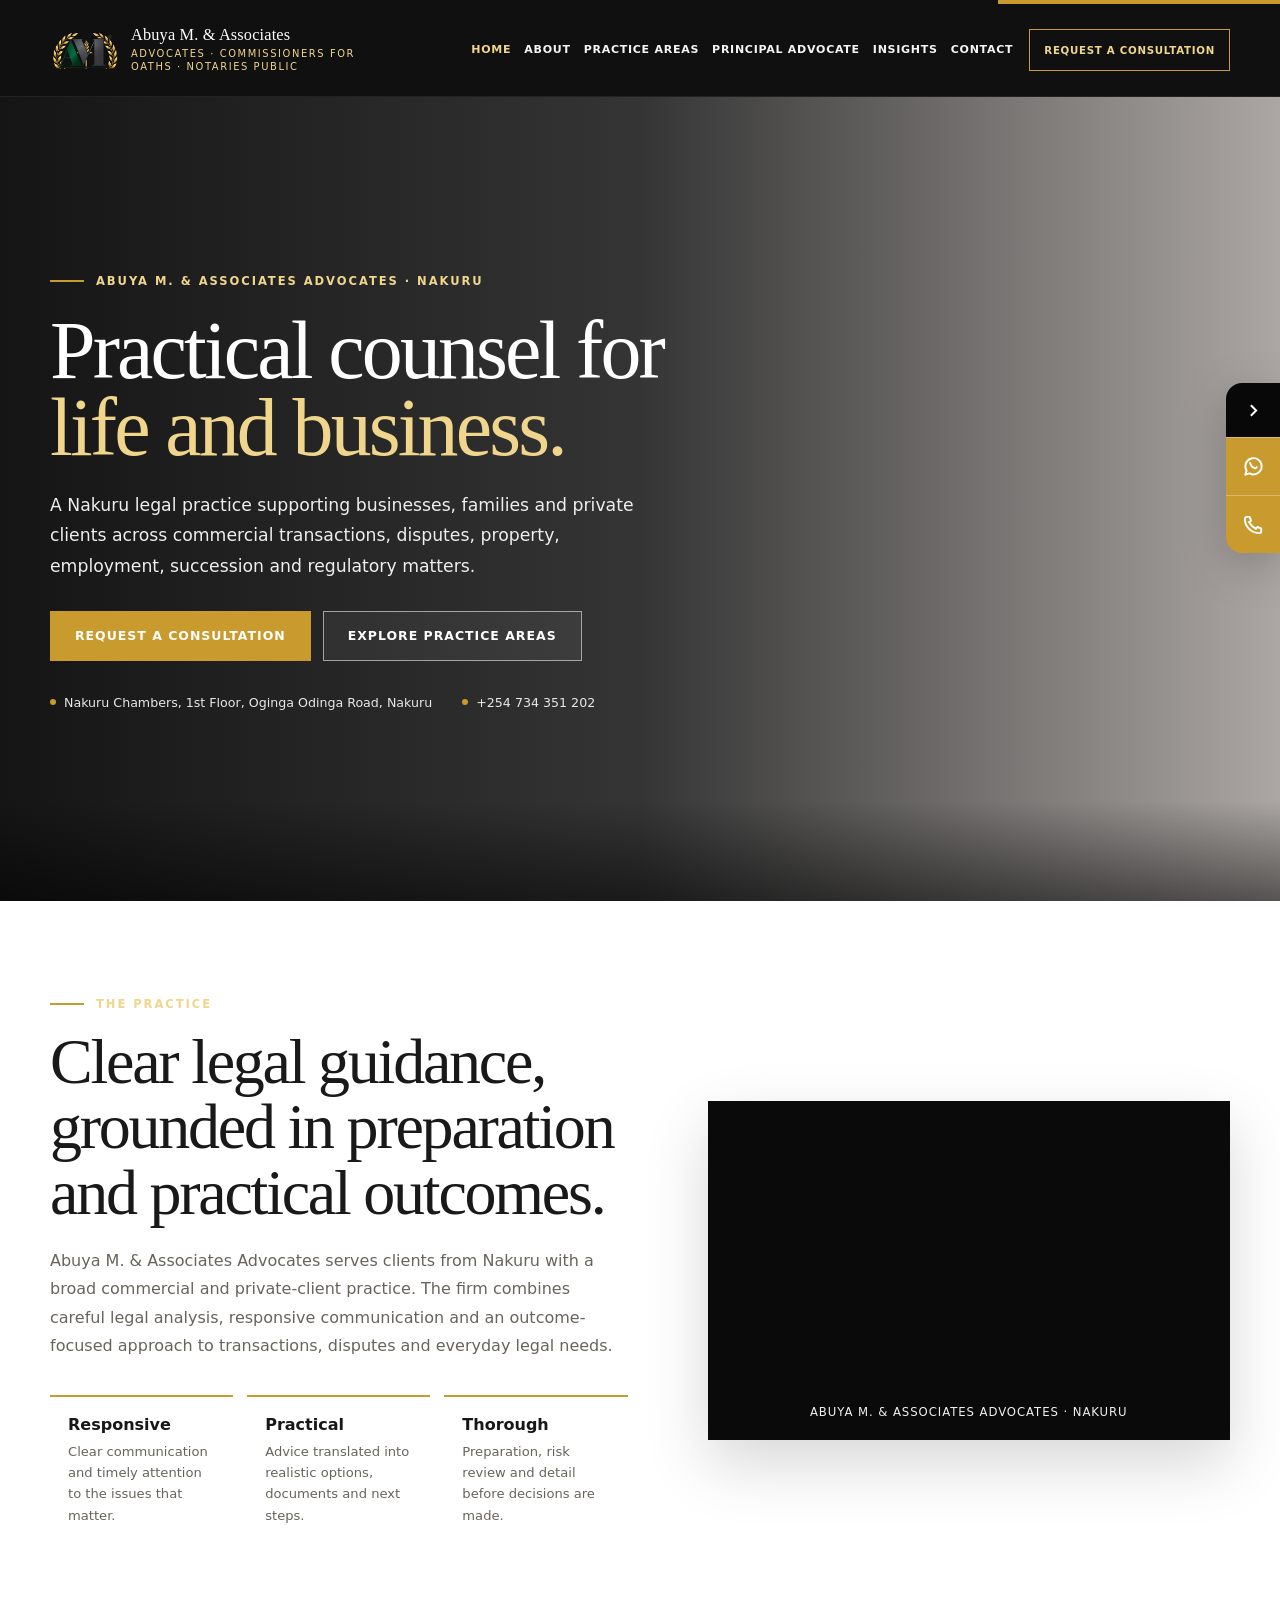
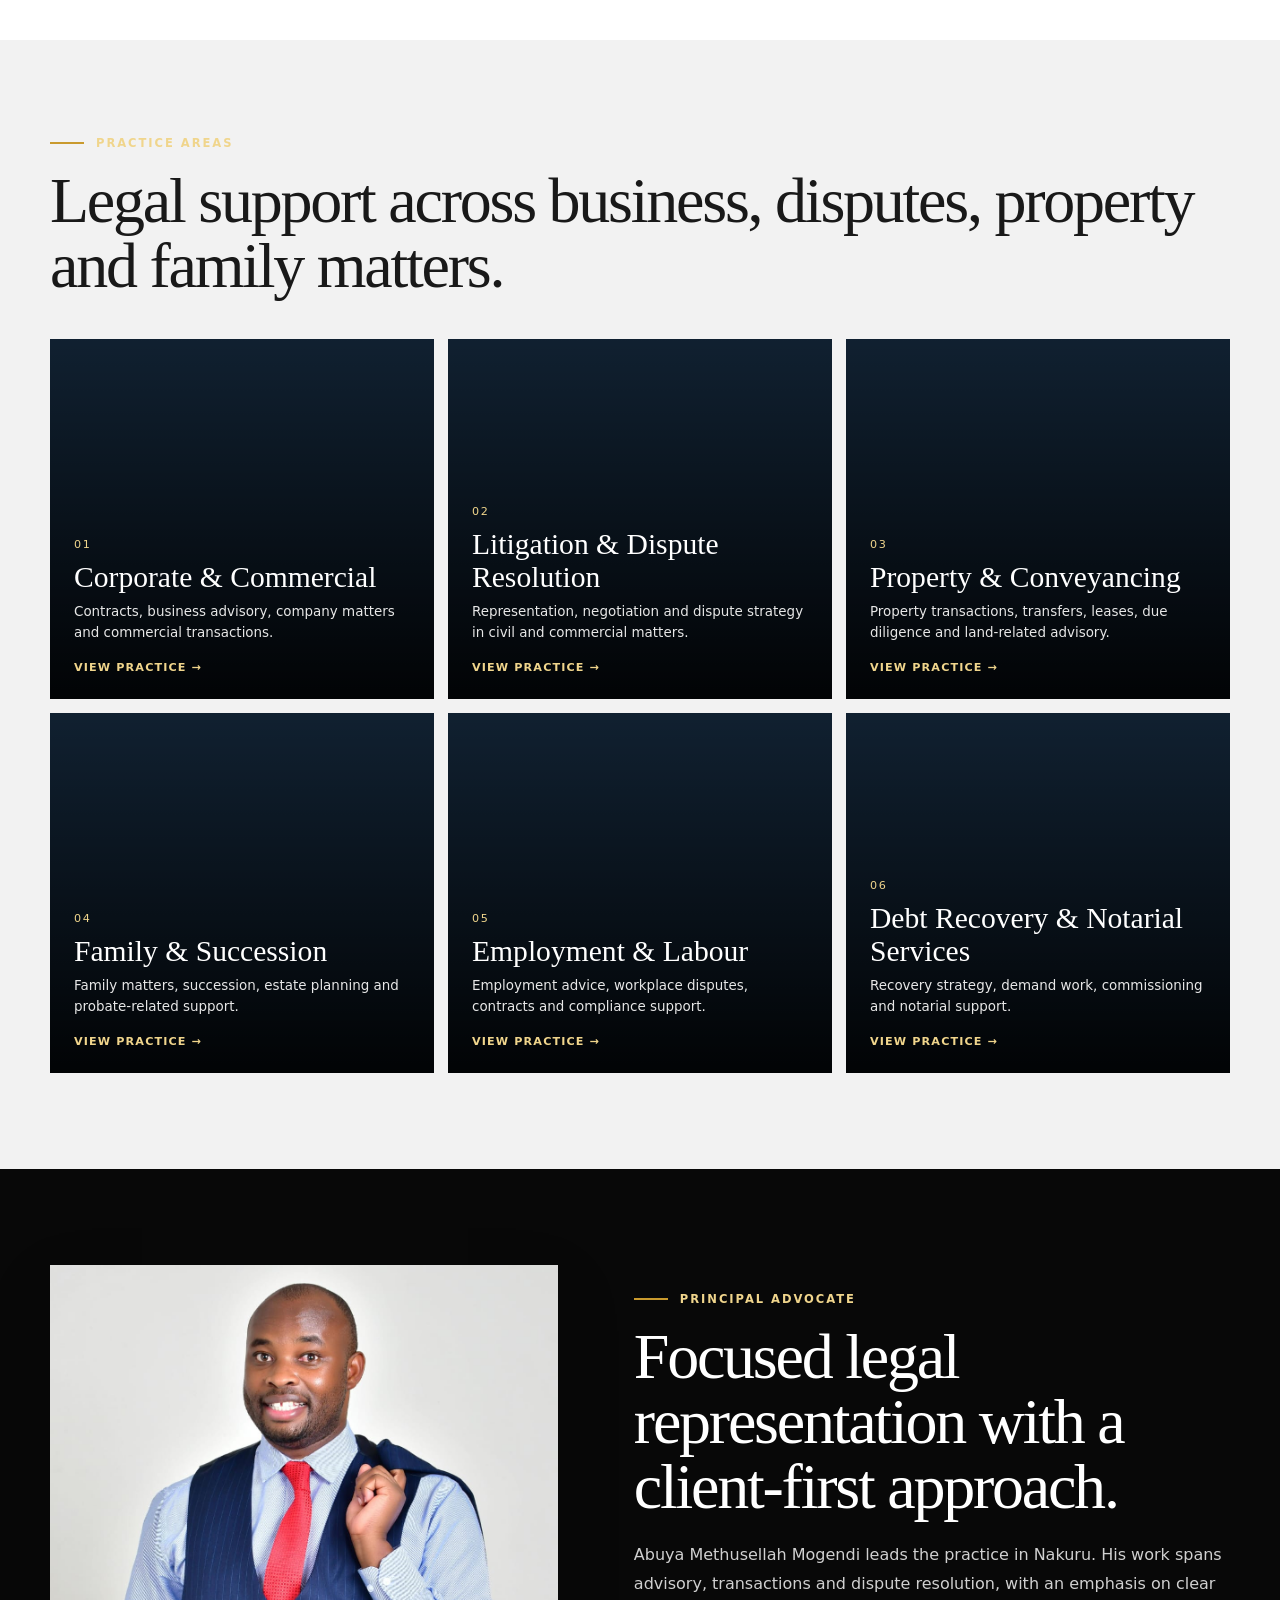
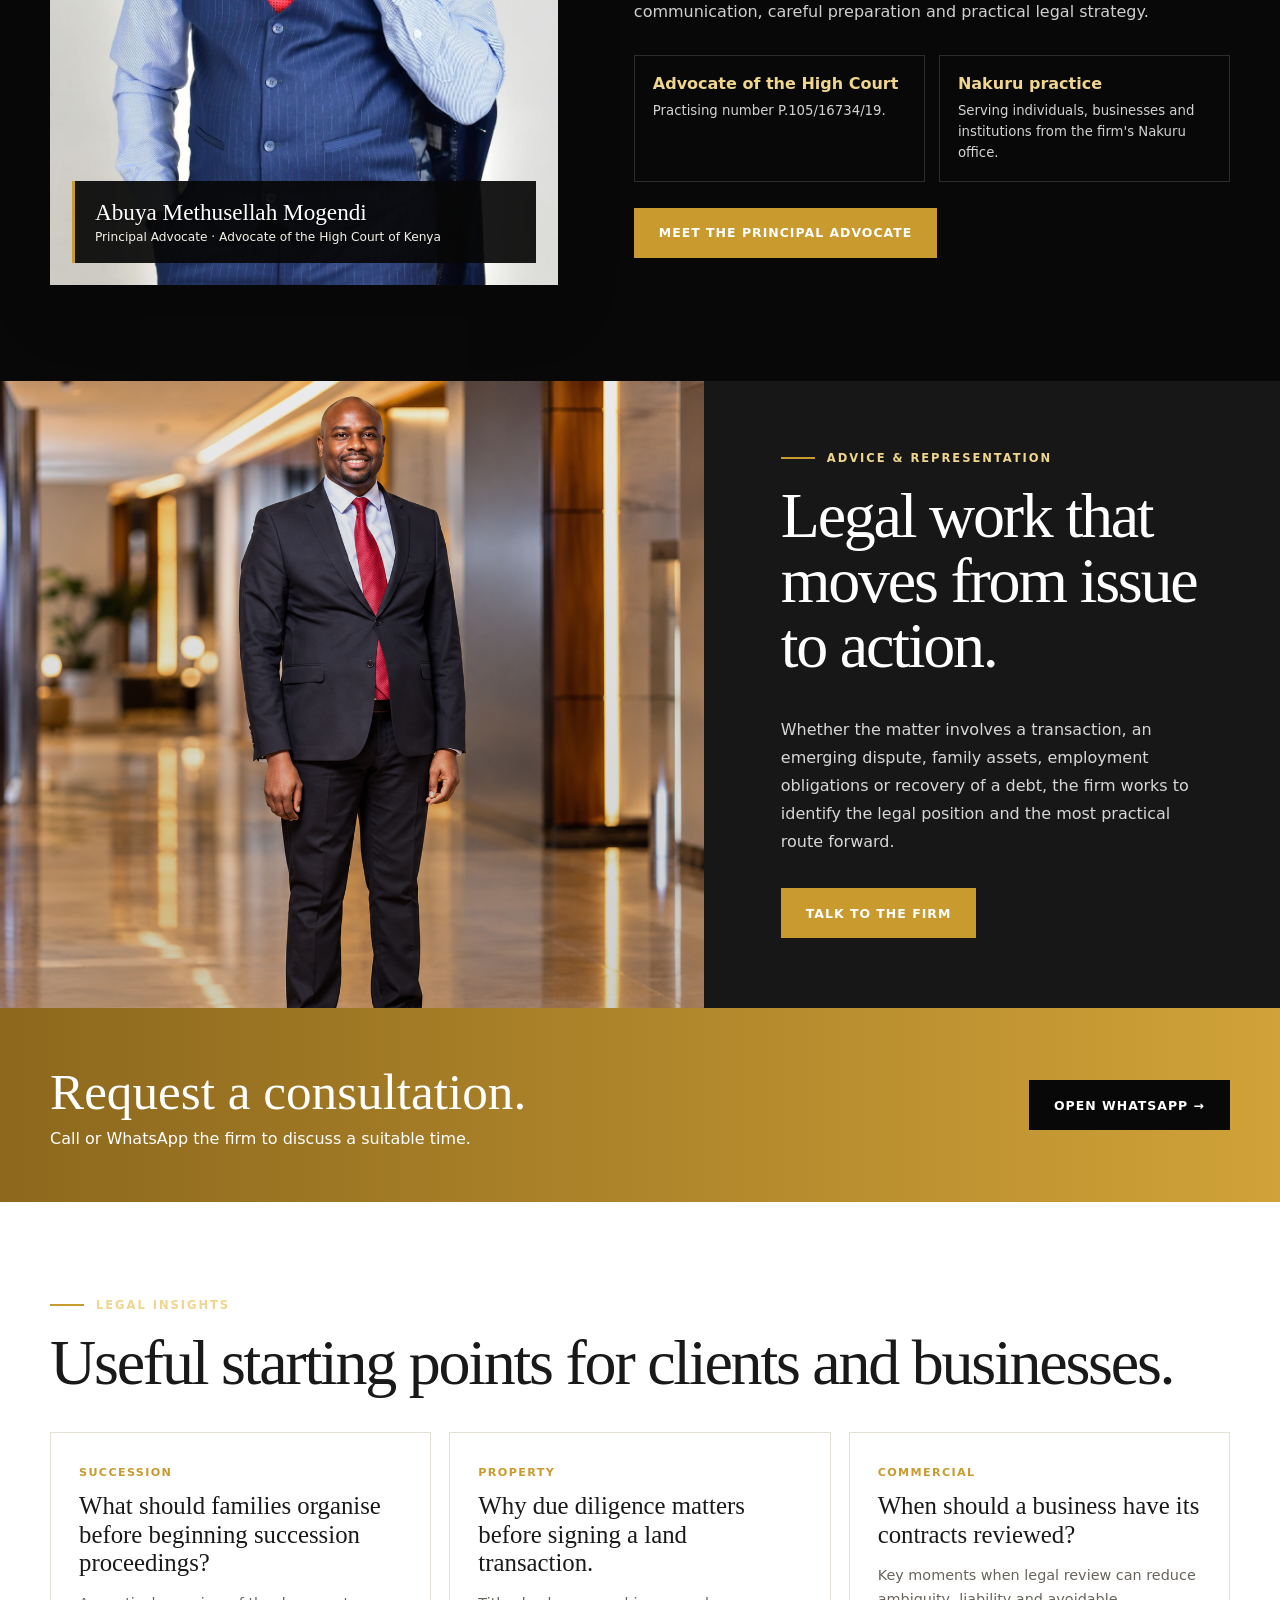
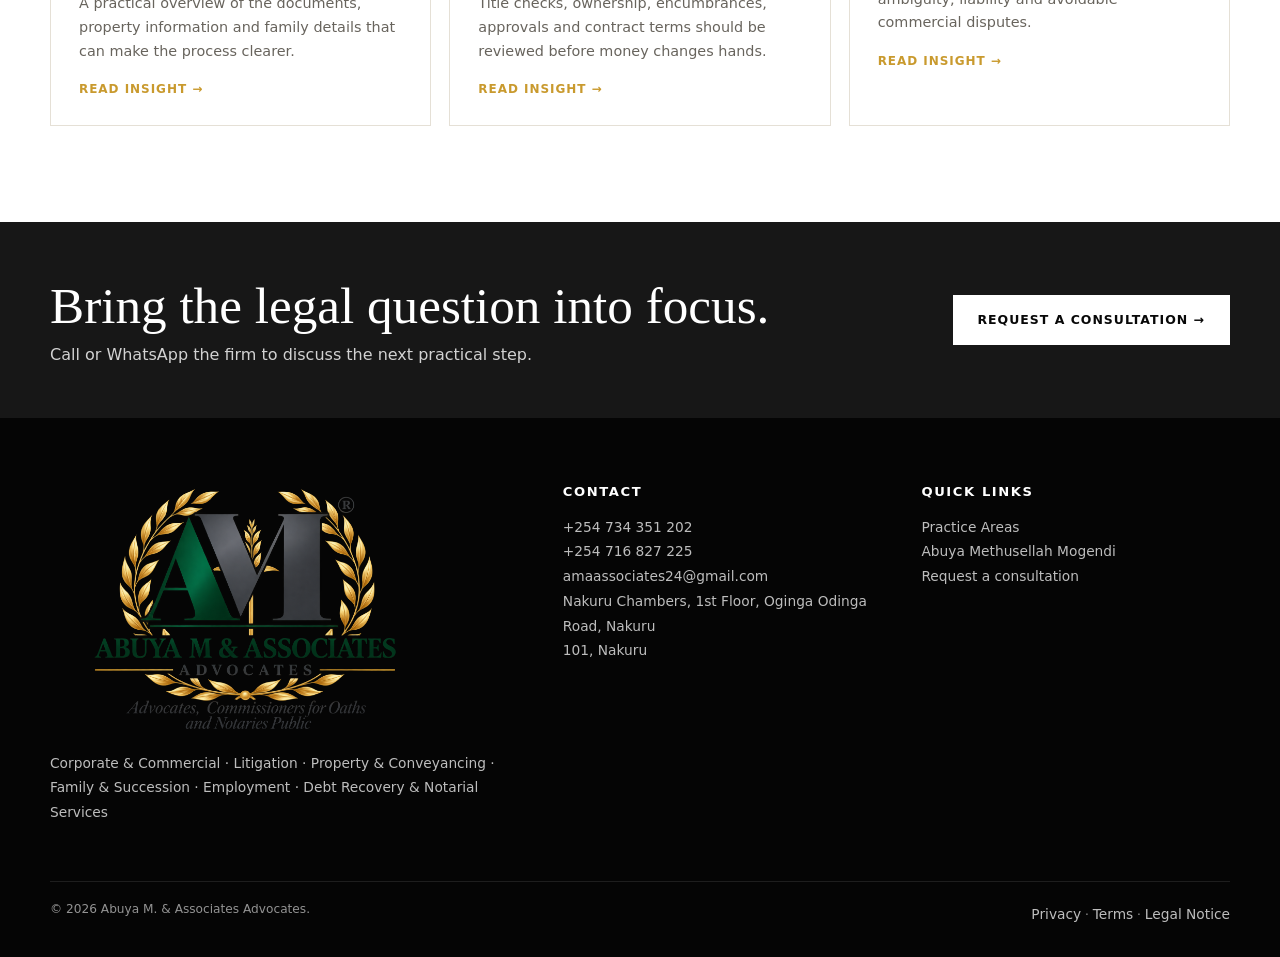
<file: index.html>
<!doctype html><html lang="en-KE"><head><meta charset="utf-8"><meta name="viewport" content="width=device-width,initial-scale=1,viewport-fit=cover"><title>Abuya M. & Associates Advocates | Nakuru Advocates & Legal Counsel</title><meta name="description" content="Nakuru advocates advising on corporate and commercial law, litigation, property, family and succession, employment, debt recovery and notarial matters."><link rel="canonical" href="https://abuya-m-associates-advocates.vercel.app"><meta name="theme-color" content="#090909"><meta property="og:type" content="website"><meta property="og:title" content="Abuya M. & Associates Advocates | Nakuru Advocates & Legal Counsel"><meta property="og:description" content="Nakuru advocates advising on corporate and commercial law, litigation, property, family and succession, employment, debt recovery and notarial matters."><meta property="og:url" content="https://abuya-m-associates-advocates.vercel.app"><meta property="og:image" content="https://abuya-m-associates-advocates.vercel.app/images/abuya-social-card.jpg"><meta name="twitter:card" content="summary_large_image"><link rel="manifest" href="/site.webmanifest"><link rel="icon" href="/images/icon-192.png"><link rel="stylesheet" href="/assets/css/site.css?v=24"><script type="application/ld+json">{"@context":"https://schema.org","@type":"LegalService","name":"Abuya M. & Associates Advocates","address":{"@type":"PostalAddress","streetAddress":"Nakuru Chambers, 1st Floor, Oginga Odinga Road","addressLocality":"Nakuru","addressCountry":"KE"},"telephone":"+254734351202","email":"amaassociates24@gmail.com","url":"https://abuya-m-associates-advocates.vercel.app","areaServed":"Kenya","employee":{"@type":"Person","name":"Abuya Methusellah Mogendi","jobTitle":"Principal Advocate"}}</script></head><body><div class="topline"></div><header class="site-header"><div class="container nav"><a class="brand abuya-brand" href="/" aria-label="Abuya M. & Associates Advocates home"><img class="brand-mark" src="/images/monogram.png" alt="Abuya M. & Associates emblem"><span class="brand-name"><b>Abuya M. & Associates</b><small>Advocates · Commissioners for Oaths · Notaries Public</small></span></a><nav class="nav-links" aria-label="Primary navigation"><a class="active" href="/">Home</a><a class="" href="/about/">About</a><a class="" href="/practice-areas/">Practice Areas</a><a class="" href="/managing-partner/">Principal Advocate</a><a class="" href="/insights/">Insights</a><a class="" href="/contact/">Contact</a></nav><a class="nav-cta" href="https://wa.me/254734351202" target="_blank" rel="noopener">Request a consultation</a><button class="menu-btn" aria-label="Open menu" aria-expanded="false"><span></span></button></div><nav class="mobile-nav" aria-label="Mobile navigation"><a href="/">Home</a><a href="/about/">About</a><a href="/practice-areas/">Practice Areas</a><a href="/managing-partner/">Principal Advocate</a><a href="/insights/">Insights</a><a href="/contact/">Contact</a><a href="https://wa.me/254734351202" target="_blank" rel="noopener">Request a consultation</a></nav></header><main><section class="hero abuya-hero"><div class="container"><div class="hero-content"><div class="eyebrow">Abuya M. & Associates Advocates · Nakuru</div><h1 class="display">Practical counsel for <br><span>life and business.</span></h1><p class="lead">A Nakuru legal practice supporting businesses, families and private clients across commercial transactions, disputes, property, employment, succession and regulatory matters.</p><div class="hero-actions"><a class="btn btn-gold" href="https://wa.me/254734351202" target="_blank" rel="noopener">Request a consultation</a><a class="btn btn-ghost" href="/practice-areas/">Explore practice areas</a></div><div class="hero-meta"><span><i></i>Nakuru Chambers, 1st Floor, Oginga Odinga Road, Nakuru</span><span><i></i>+254 734 351 202</span></div></div></div></section>
<section class="section"><div class="container intro-grid"><div><div class="eyebrow">The practice</div><h2 class="section-title">Clear legal guidance, grounded in preparation and practical outcomes.</h2><p class="section-copy">Abuya M. & Associates Advocates serves clients from Nakuru with a broad commercial and private-client practice. The firm combines careful legal analysis, responsive communication and an outcome-focused approach to transactions, disputes and everyday legal needs.</p><div class="values"><div class="value"><b>Responsive</b><span>Clear communication and timely attention to the issues that matter.</span></div><div class="value"><b>Practical</b><span>Advice translated into realistic options, documents and next steps.</span></div><div class="value"><b>Thorough</b><span>Preparation, risk review and detail before decisions are made.</span></div></div></div><div class="logo-animation"><video src="/assets/media/abuya-logo-intro.mp4" autoplay muted loop playsinline preload="metadata" aria-label="Animated Abuya M. & Associates Advocates logo"></video><small>ABUYA M. & ASSOCIATES ADVOCATES · NAKURU</small></div></div></section>
<section class="section practice-section"><div class="container"><div class="eyebrow">Practice areas</div><h2 class="section-title">Legal support across business, disputes, property and family matters.</h2><div class="practice-grid">
<a class="practice-card" style="--image:url('https://images.unsplash.com/photo-1454165804606-c3d57bc86b40?auto=format&fit=crop&w=1400&q=82')" href="/practice-areas/#corporate"><div class="practice-content"><span class="practice-number">01</span><h3>Corporate & Commercial</h3><p>Contracts, business advisory, company matters and commercial transactions.</p><span class="practice-link">View practice →</span></div></a>
<a class="practice-card" style="--image:url('https://images.unsplash.com/photo-1589829545856-d10d557cf95f?auto=format&fit=crop&w=1400&q=82')" href="/practice-areas/#litigation"><div class="practice-content"><span class="practice-number">02</span><h3>Litigation & Dispute Resolution</h3><p>Representation, negotiation and dispute strategy in civil and commercial matters.</p><span class="practice-link">View practice →</span></div></a>
<a class="practice-card" style="--image:url('https://images.unsplash.com/photo-1560518883-ce09059eeffa?auto=format&fit=crop&w=1400&q=82')" href="/practice-areas/#property"><div class="practice-content"><span class="practice-number">03</span><h3>Property & Conveyancing</h3><p>Property transactions, transfers, leases, due diligence and land-related advisory.</p><span class="practice-link">View practice →</span></div></a>
<a class="practice-card" style="--image:url('https://images.unsplash.com/photo-1504151932400-72d4384f04b3?auto=format&fit=crop&w=1400&q=82')" href="/practice-areas/#family"><div class="practice-content"><span class="practice-number">04</span><h3>Family & Succession</h3><p>Family matters, succession, estate planning and probate-related support.</p><span class="practice-link">View practice →</span></div></a>
<a class="practice-card" style="--image:url('https://images.unsplash.com/photo-1521737711867-e3b97375f902?auto=format&fit=crop&w=1400&q=82')" href="/practice-areas/#employment"><div class="practice-content"><span class="practice-number">05</span><h3>Employment & Labour</h3><p>Employment advice, workplace disputes, contracts and compliance support.</p><span class="practice-link">View practice →</span></div></a>
<a class="practice-card" style="--image:url('https://images.unsplash.com/photo-1554224155-8d04cb21cd6c?auto=format&fit=crop&w=1400&q=82')" href="/practice-areas/#recovery"><div class="practice-content"><span class="practice-number">06</span><h3>Debt Recovery & Notarial Services</h3><p>Recovery strategy, demand work, commissioning and notarial support.</p><span class="practice-link">View practice →</span></div></a>
</div></div></section>
<section class="section partner-section"><div class="container partner-grid"><div class="partner-visual abuya-partner"><div class="partner-badge"><strong>Abuya Methusellah Mogendi</strong><span>Principal Advocate · Advocate of the High Court of Kenya</span></div></div><div><div class="eyebrow">Principal Advocate</div><h2 class="section-title">Focused legal representation with a client-first approach.</h2><p class="section-copy">Abuya Methusellah Mogendi leads the practice in Nakuru. His work spans advisory, transactions and dispute resolution, with an emphasis on clear communication, careful preparation and practical legal strategy.</p><div class="partner-points"><div class="partner-point"><b>Advocate of the High Court</b><span>Practising number P.105/16734/19.</span></div><div class="partner-point"><b>Nakuru practice</b><span>Serving individuals, businesses and institutions from the firm's Nakuru office.</span></div></div><div style="margin-top:26px"><a class="btn btn-gold" href="/managing-partner/">Meet the Principal Advocate</a></div></div></div></section>
<section class="image-band"><div class="photo abuya-band"></div><div class="copy"><div class="eyebrow">Advice & representation</div><h2 class="section-title">Legal work that moves from issue to action.</h2><p>Whether the matter involves a transaction, an emerging dispute, family assets, employment obligations or recovery of a debt, the firm works to identify the legal position and the most practical route forward.</p><a class="btn btn-gold" style="align-self:flex-start;margin-top:16px" href="/contact/">Talk to the firm</a></div></section>
<section class="booking-band"><div class="container"><div><h2>Request a consultation.</h2><p>Call or WhatsApp the firm to discuss a suitable time.</p></div><a class="btn btn-navy" href="https://wa.me/254734351202" target="_blank" rel="noopener">Open WhatsApp →</a></div></section>
<section class="section"><div class="container"><div class="eyebrow">Legal insights</div><h2 class="section-title">Useful starting points for clients and businesses.</h2><div class="insight-grid"><article class="insight-card"><span class="tag">Succession</span><h3>What should families organise before beginning succession proceedings?</h3><p>A practical overview of the documents, property information and family details that can make the process clearer.</p><a href="/insights/">Read insight →</a></article><article class="insight-card"><span class="tag">Property</span><h3>Why due diligence matters before signing a land transaction.</h3><p>Title checks, ownership, encumbrances, approvals and contract terms should be reviewed before money changes hands.</p><a href="/insights/">Read insight →</a></article><article class="insight-card"><span class="tag">Commercial</span><h3>When should a business have its contracts reviewed?</h3><p>Key moments when legal review can reduce ambiguity, liability and avoidable commercial disputes.</p><a href="/insights/">Read insight →</a></article></div></div></section></main><aside class="contact-rail" aria-label="Quick contact"><button class="rail-toggle" aria-label="Expand or collapse quick contact"><svg viewBox="0 0 24 24"><path d="M9 18l6-6-6-6"/></svg></button><div class="rail-actions"><a href="https://wa.me/254734351202" target="_blank" rel="noopener" aria-label="WhatsApp Abuya M. & Associates Advocates"><svg viewBox="0 0 24 24"><path d="M20.5 11.8a8.5 8.5 0 0 1-12.6 7.4L3.5 20.5l1.3-4.2a8.5 8.5 0 1 1 15.7-4.5Z"/><path d="M8.5 8.2c.4 2.4 2.2 4.5 4.8 5.6.9.4 1.7-.3 2.1-1.2"/></svg></a><a href="tel:+254734351202" aria-label="Call Abuya M. & Associates Advocates"><svg viewBox="0 0 24 24"><path d="M5 4h3l1.4 4-2 1.4a16 16 0 0 0 7.2 7.2l1.4-2L20 16v3c0 1.1-.9 2-2 2C9.7 21 3 14.3 3 6c0-1.1.9-2 2-2Z"/></svg></a></div></aside><section class="cta-strip"><div class="container"><div><h2>Bring the legal question into focus.</h2><p>Call or WhatsApp the firm to discuss the next practical step.</p></div><a class="btn btn-light" href="https://wa.me/254734351202" target="_blank" rel="noopener">Request a consultation →</a></div></section><footer class="footer"><div class="container"><div class="footer-grid"><div><div class="footer-abuya-logo"><img src="/images/logo-transparent.png" alt="Abuya M. & Associates Advocates"></div><p>Corporate & Commercial · Litigation · Property & Conveyancing · Family & Succession · Employment · Debt Recovery & Notarial Services</p></div><div><h4>Contact</h4><p><a href="tel:+254734351202">+254 734 351 202</a><br><a href="tel:+254716827225">+254 716 827 225</a><br><a href="mailto:amaassociates24@gmail.com">amaassociates24@gmail.com</a><br>Nakuru Chambers, 1st Floor, Oginga Odinga Road, Nakuru<br>101, Nakuru</p></div><div><h4>Quick links</h4><p><a href="/practice-areas/">Practice Areas</a><br><a href="/managing-partner/">Abuya Methusellah Mogendi</a><br><a href="https://wa.me/254734351202" target="_blank" rel="noopener">Request a consultation</a></p></div></div><div class="footer-bottom"><span>© 2026 Abuya M. & Associates Advocates.</span><span><a href="/privacy/">Privacy</a> · <a href="/terms/">Terms</a> · <a href="/legal-notice/">Legal Notice</a></span></div></div></footer><script src="/assets/js/site.js?v=21" defer></script></body></html>
</file>
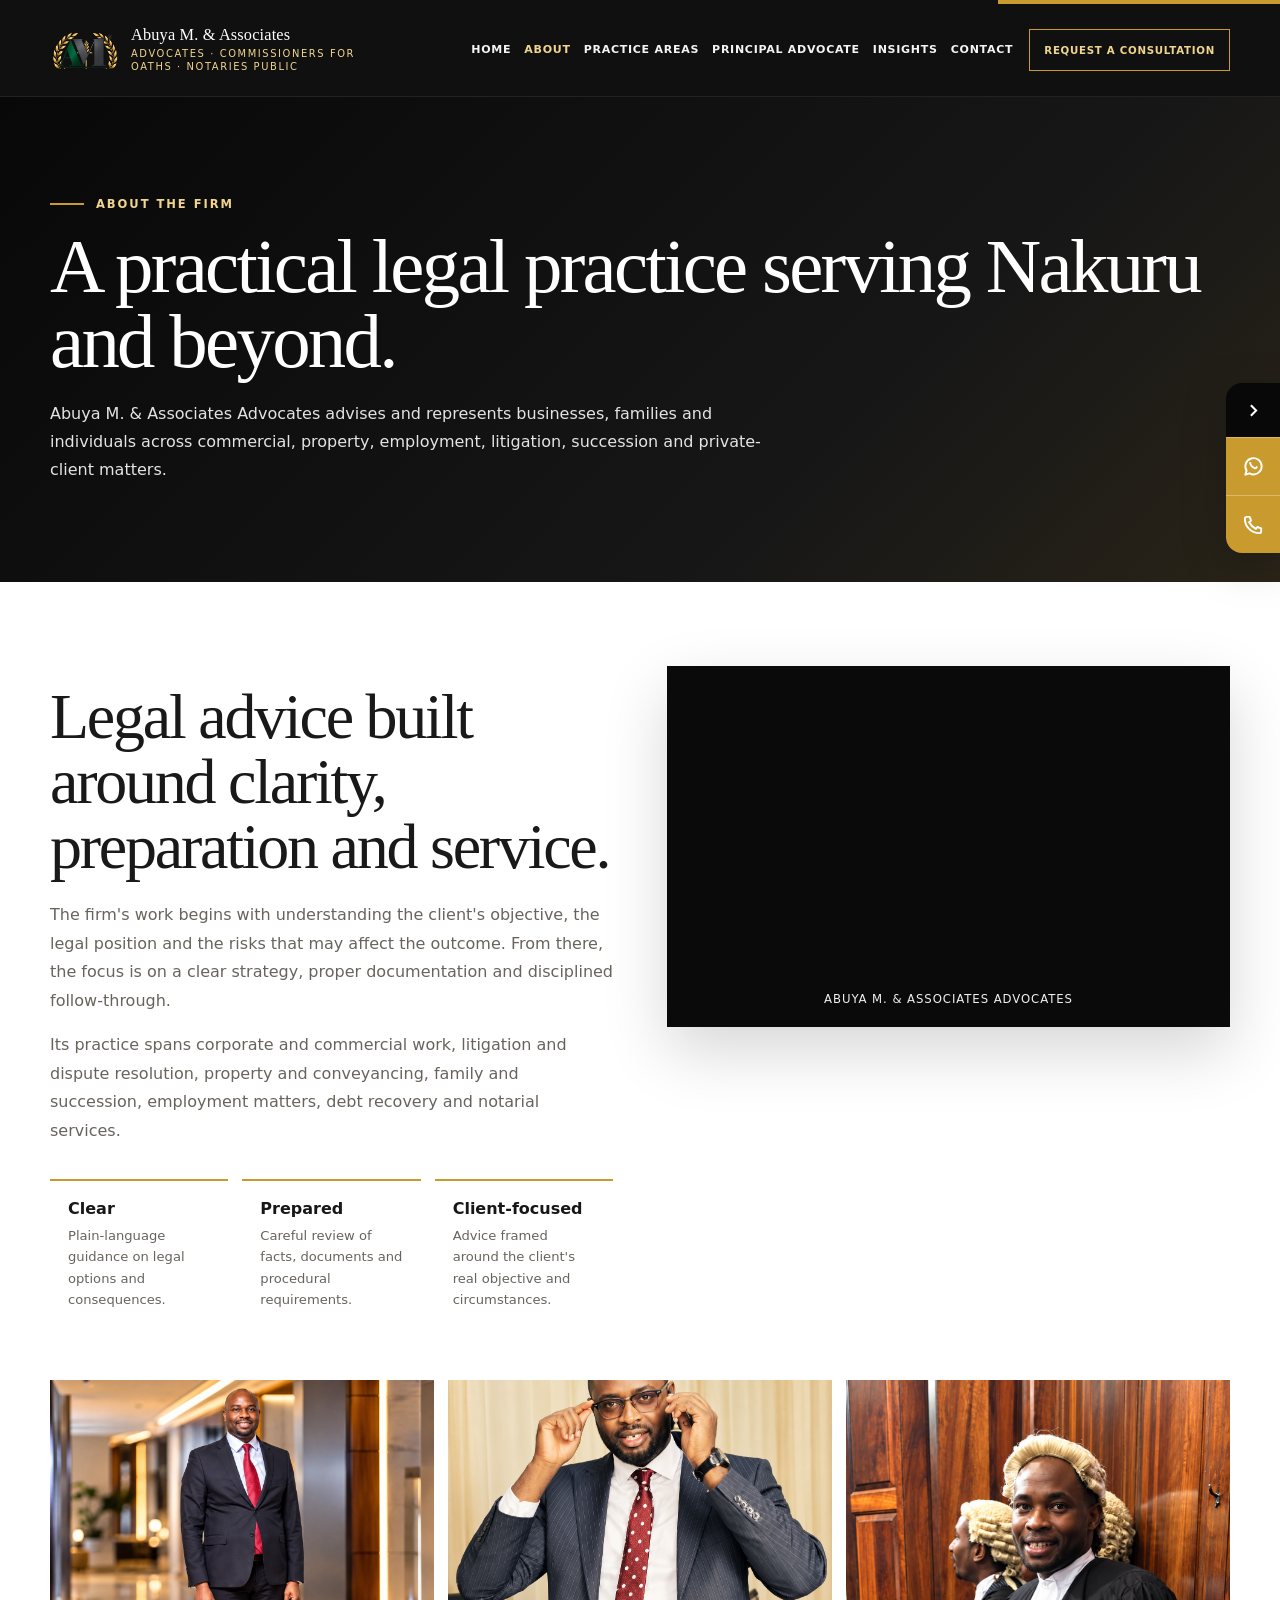
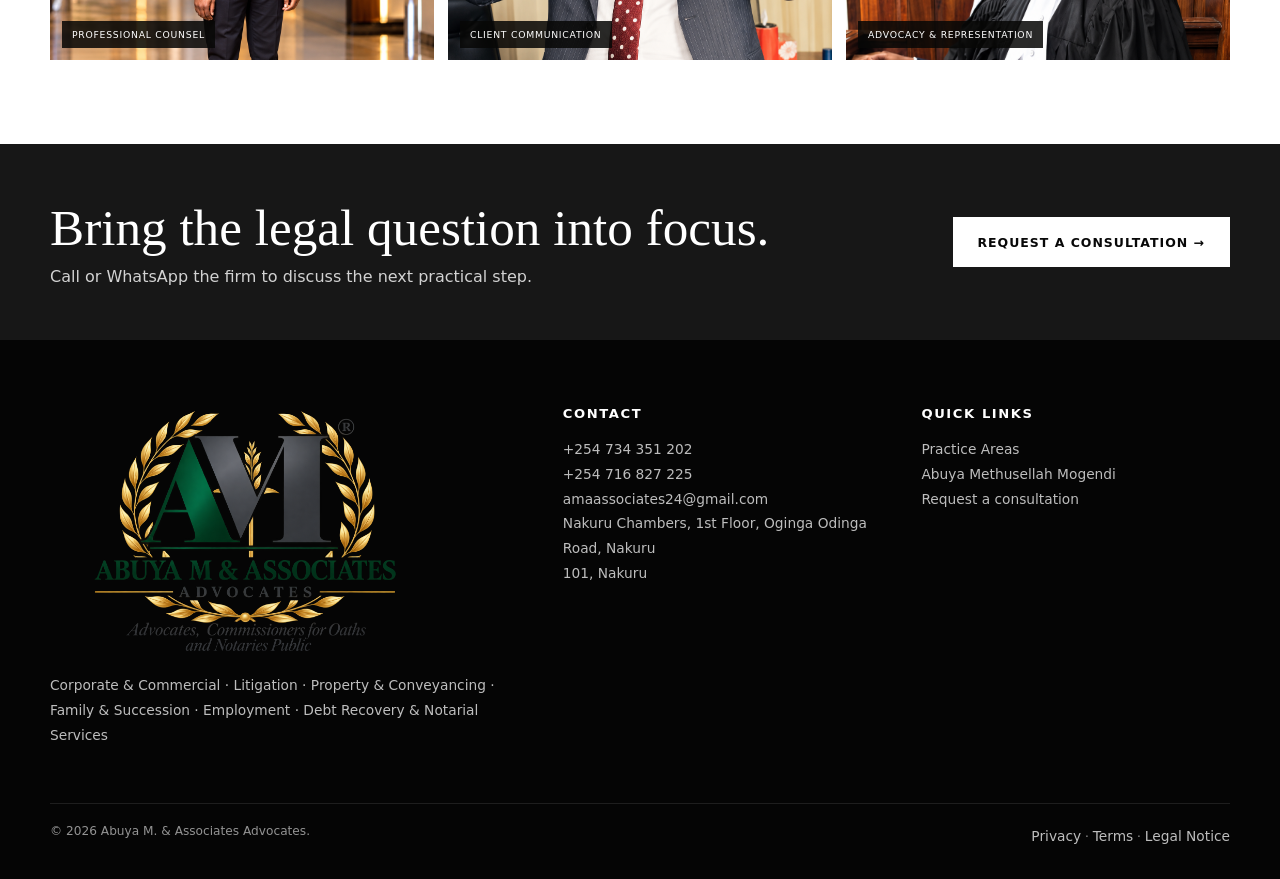
<file: about/index.html>
<!doctype html><html lang="en-KE"><head><meta charset="utf-8"><meta name="viewport" content="width=device-width,initial-scale=1,viewport-fit=cover"><title>About | Abuya M. & Associates Advocates</title><meta name="description" content="Learn about Abuya M. & Associates Advocates, a Nakuru legal practice serving businesses, families and private clients."><link rel="canonical" href="https://abuya-m-associates-advocates.vercel.app/about/"><meta name="theme-color" content="#090909"><meta property="og:type" content="website"><meta property="og:title" content="About | Abuya M. & Associates Advocates"><meta property="og:description" content="Learn about Abuya M. & Associates Advocates, a Nakuru legal practice serving businesses, families and private clients."><meta property="og:url" content="https://abuya-m-associates-advocates.vercel.app/about/"><meta property="og:image" content="https://abuya-m-associates-advocates.vercel.app/images/abuya-social-card.jpg"><meta name="twitter:card" content="summary_large_image"><link rel="manifest" href="/site.webmanifest"><link rel="icon" href="/images/icon-192.png"><link rel="stylesheet" href="/assets/css/site.css?v=24"><script type="application/ld+json">{"@context":"https://schema.org","@type":"LegalService","name":"Abuya M. & Associates Advocates","address":{"@type":"PostalAddress","streetAddress":"Nakuru Chambers, 1st Floor, Oginga Odinga Road","addressLocality":"Nakuru","addressCountry":"KE"},"telephone":"+254734351202","email":"amaassociates24@gmail.com","url":"https://abuya-m-associates-advocates.vercel.app","areaServed":"Kenya","employee":{"@type":"Person","name":"Abuya Methusellah Mogendi","jobTitle":"Principal Advocate"}}</script></head><body><div class="topline"></div><header class="site-header"><div class="container nav"><a class="brand abuya-brand" href="/" aria-label="Abuya M. & Associates Advocates home"><img class="brand-mark" src="/images/monogram.png" alt="Abuya M. & Associates emblem"><span class="brand-name"><b>Abuya M. & Associates</b><small>Advocates · Commissioners for Oaths · Notaries Public</small></span></a><nav class="nav-links" aria-label="Primary navigation"><a class="" href="/">Home</a><a class="active" href="/about/">About</a><a class="" href="/practice-areas/">Practice Areas</a><a class="" href="/managing-partner/">Principal Advocate</a><a class="" href="/insights/">Insights</a><a class="" href="/contact/">Contact</a></nav><a class="nav-cta" href="https://wa.me/254734351202" target="_blank" rel="noopener">Request a consultation</a><button class="menu-btn" aria-label="Open menu" aria-expanded="false"><span></span></button></div><nav class="mobile-nav" aria-label="Mobile navigation"><a href="/">Home</a><a href="/about/">About</a><a href="/practice-areas/">Practice Areas</a><a href="/managing-partner/">Principal Advocate</a><a href="/insights/">Insights</a><a href="/contact/">Contact</a><a href="https://wa.me/254734351202" target="_blank" rel="noopener">Request a consultation</a></nav></header><main><section class="page-hero"><div class="container"><div class="eyebrow">About the firm</div><h1 class="page-title">A practical legal practice serving Nakuru and beyond.</h1><p>Abuya M. & Associates Advocates advises and represents businesses, families and individuals across commercial, property, employment, litigation, succession and private-client matters.</p></div></section><section class="page-main"><div class="container two-col"><div><h2 class="section-title">Legal advice built around clarity, preparation and service.</h2><p class="section-copy">The firm's work begins with understanding the client's objective, the legal position and the risks that may affect the outcome. From there, the focus is on a clear strategy, proper documentation and disciplined follow-through.</p><p class="section-copy">Its practice spans corporate and commercial work, litigation and dispute resolution, property and conveyancing, family and succession, employment matters, debt recovery and notarial services.</p><div class="values about-values"><div class="value"><b>Clear</b><span>Plain-language guidance on legal options and consequences.</span></div><div class="value"><b>Prepared</b><span>Careful review of facts, documents and procedural requirements.</span></div><div class="value"><b>Client-focused</b><span>Advice framed around the client's real objective and circumstances.</span></div></div></div><div class="logo-animation"><video src="/assets/media/abuya-logo-intro.mp4" autoplay muted loop playsinline preload="metadata" aria-label="Animated Abuya M. & Associates Advocates logo"></video><small>ABUYA M. & ASSOCIATES ADVOCATES</small></div></div><div class="container visual-trio"><figure><img class="about-photo-principal" src="/assets/media/abuya-lobby.png" alt="Abuya Methusellah Mogendi in professional attire"><figcaption>Professional counsel</figcaption></figure><figure><img src="/assets/media/abuya-call.png" alt="Legal professional in consultation"><figcaption>Client communication</figcaption></figure><figure><img class="about-photo-court" src="/assets/media/abuya-court.png" alt="Advocate in court attire"><figcaption>Advocacy & representation</figcaption></figure></div></section></main><aside class="contact-rail" aria-label="Quick contact"><button class="rail-toggle" aria-label="Expand or collapse quick contact"><svg viewBox="0 0 24 24"><path d="M9 18l6-6-6-6"/></svg></button><div class="rail-actions"><a href="https://wa.me/254734351202" target="_blank" rel="noopener" aria-label="WhatsApp Abuya M. & Associates Advocates"><svg viewBox="0 0 24 24"><path d="M20.5 11.8a8.5 8.5 0 0 1-12.6 7.4L3.5 20.5l1.3-4.2a8.5 8.5 0 1 1 15.7-4.5Z"/><path d="M8.5 8.2c.4 2.4 2.2 4.5 4.8 5.6.9.4 1.7-.3 2.1-1.2"/></svg></a><a href="tel:+254734351202" aria-label="Call Abuya M. & Associates Advocates"><svg viewBox="0 0 24 24"><path d="M5 4h3l1.4 4-2 1.4a16 16 0 0 0 7.2 7.2l1.4-2L20 16v3c0 1.1-.9 2-2 2C9.7 21 3 14.3 3 6c0-1.1.9-2 2-2Z"/></svg></a></div></aside><section class="cta-strip"><div class="container"><div><h2>Bring the legal question into focus.</h2><p>Call or WhatsApp the firm to discuss the next practical step.</p></div><a class="btn btn-light" href="https://wa.me/254734351202" target="_blank" rel="noopener">Request a consultation →</a></div></section><footer class="footer"><div class="container"><div class="footer-grid"><div><div class="footer-abuya-logo"><img src="/images/logo-transparent.png" alt="Abuya M. & Associates Advocates"></div><p>Corporate & Commercial · Litigation · Property & Conveyancing · Family & Succession · Employment · Debt Recovery & Notarial Services</p></div><div><h4>Contact</h4><p><a href="tel:+254734351202">+254 734 351 202</a><br><a href="tel:+254716827225">+254 716 827 225</a><br><a href="mailto:amaassociates24@gmail.com">amaassociates24@gmail.com</a><br>Nakuru Chambers, 1st Floor, Oginga Odinga Road, Nakuru<br>101, Nakuru</p></div><div><h4>Quick links</h4><p><a href="/practice-areas/">Practice Areas</a><br><a href="/managing-partner/">Abuya Methusellah Mogendi</a><br><a href="https://wa.me/254734351202" target="_blank" rel="noopener">Request a consultation</a></p></div></div><div class="footer-bottom"><span>© 2026 Abuya M. & Associates Advocates.</span><span><a href="/privacy/">Privacy</a> · <a href="/terms/">Terms</a> · <a href="/legal-notice/">Legal Notice</a></span></div></div></footer><script src="/assets/js/site.js?v=21" defer></script></body></html>
</file>
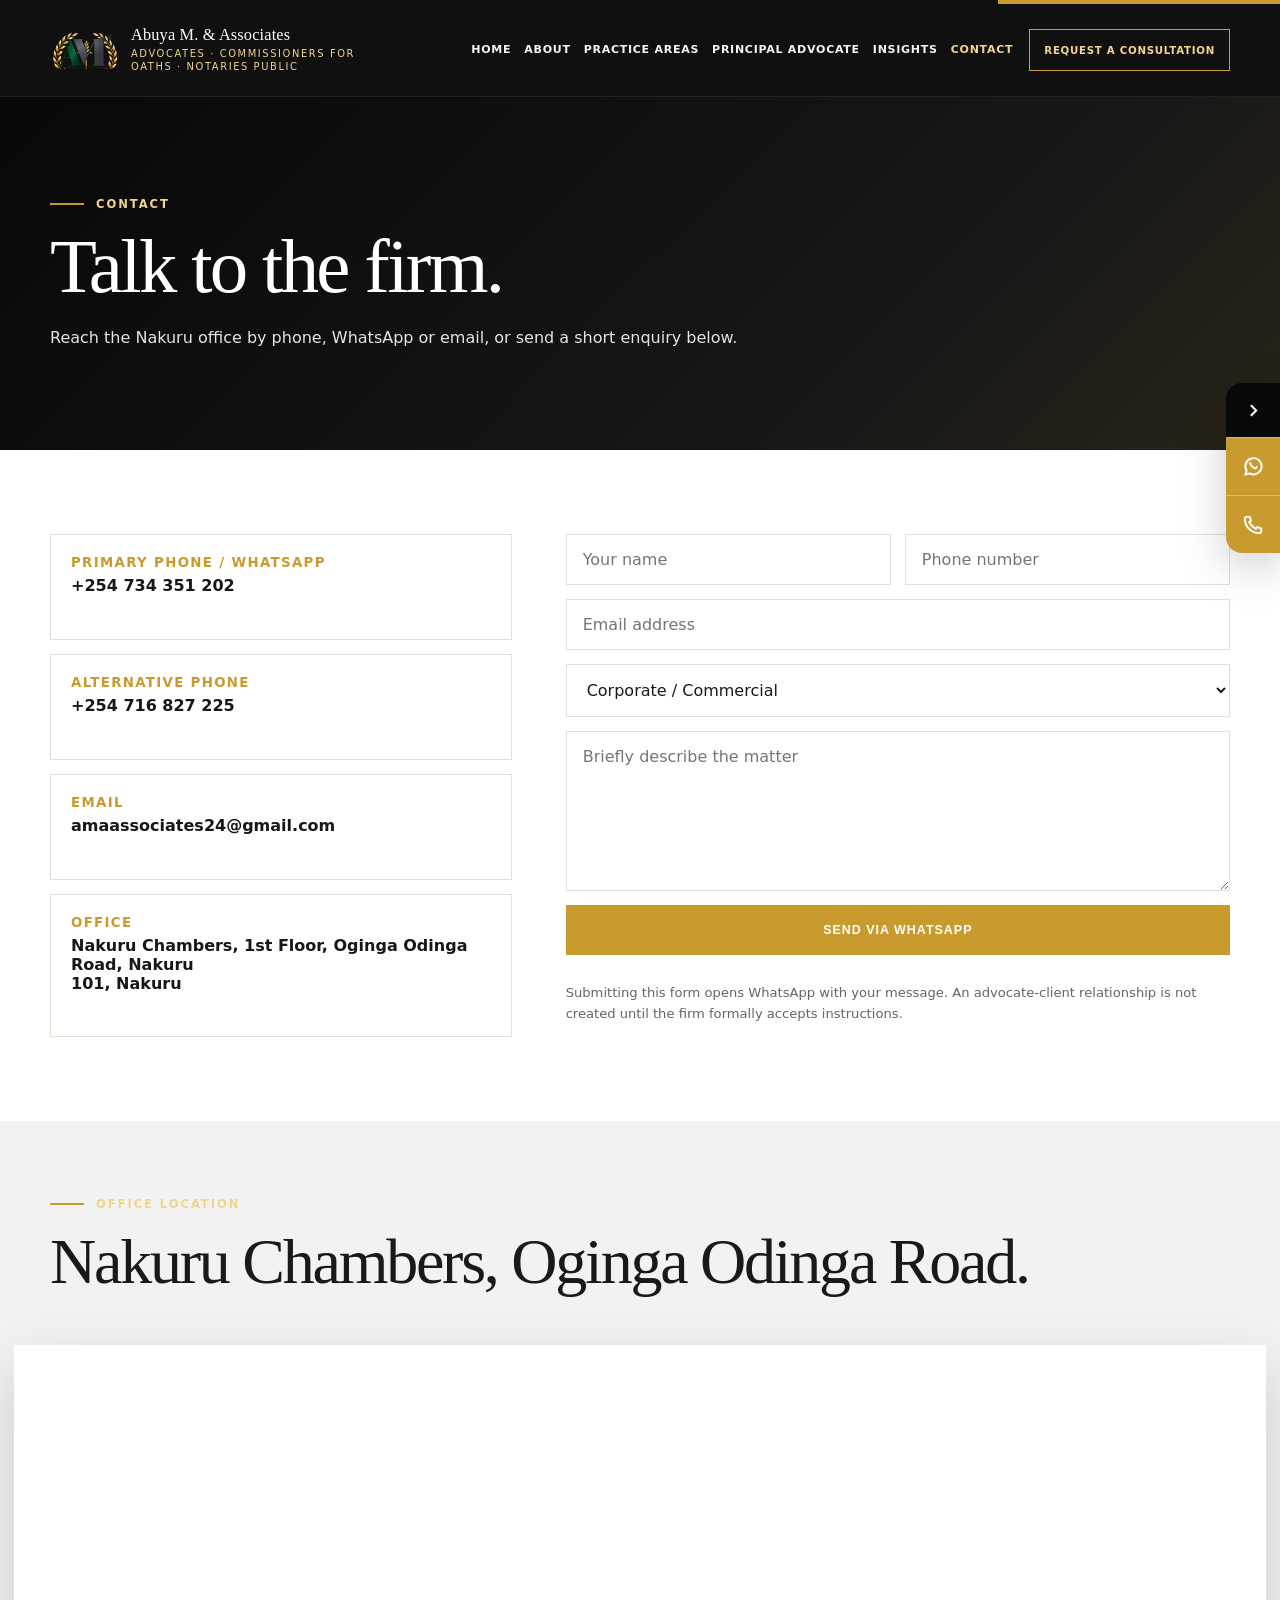
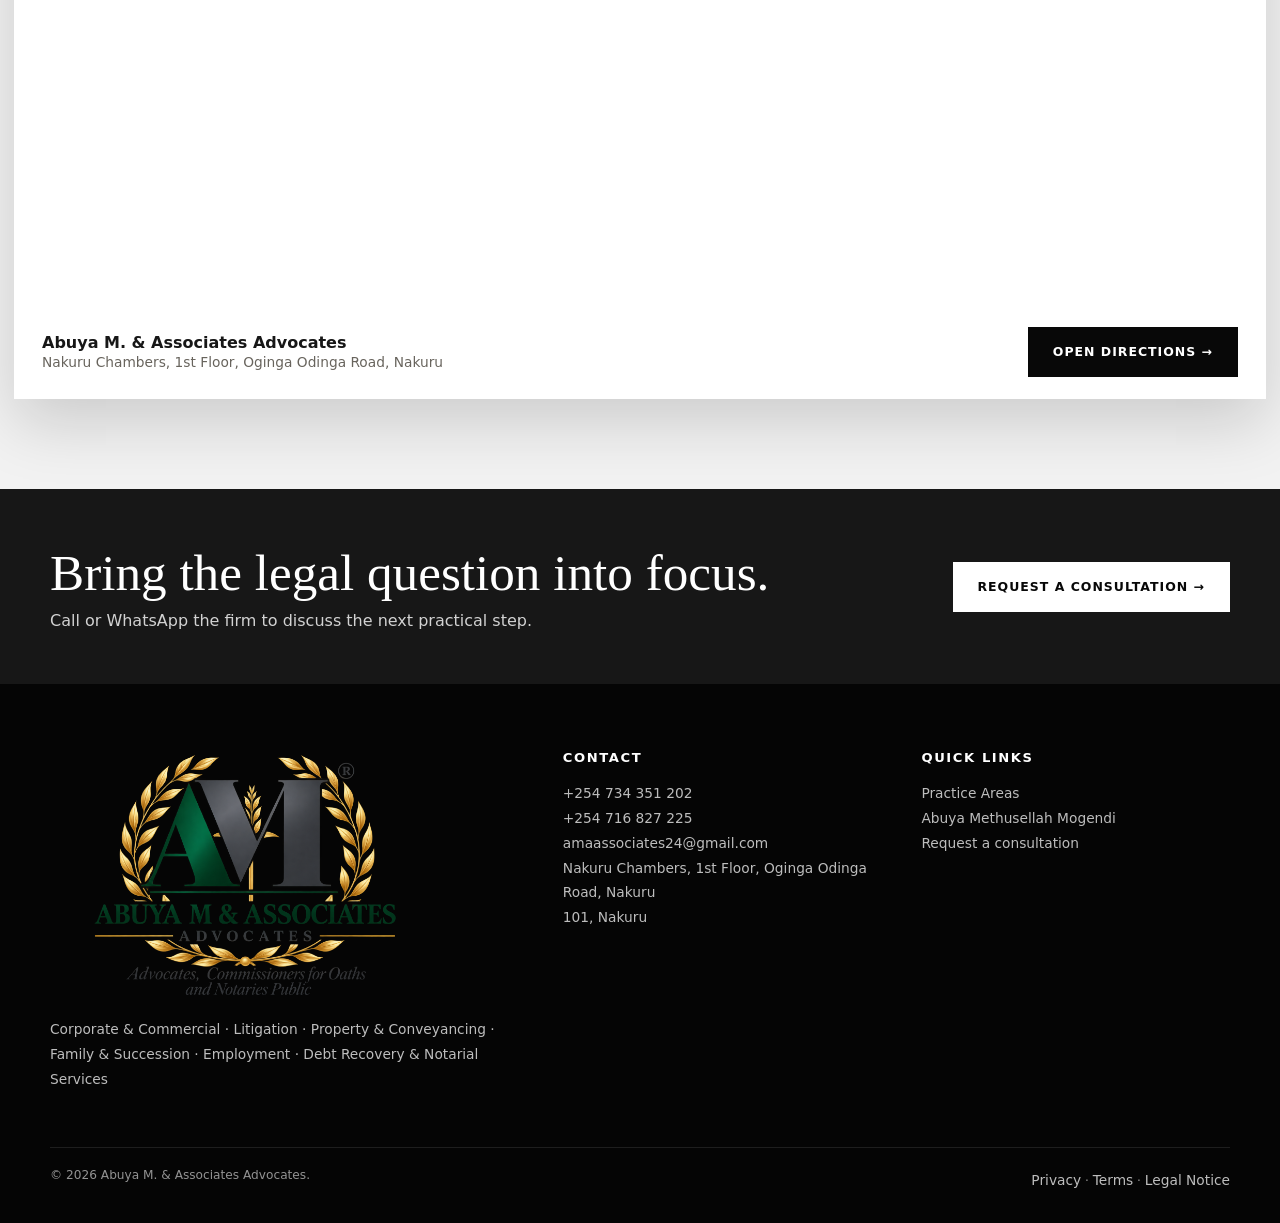
<file: contact/index.html>
<!doctype html><html lang="en-KE"><head><meta charset="utf-8"><meta name="viewport" content="width=device-width,initial-scale=1,viewport-fit=cover"><title>Contact | Abuya M. & Associates Advocates</title><meta name="description" content="Contact Abuya M. & Associates Advocates in Nakuru for legal consultations and enquiries."><link rel="canonical" href="https://abuya-m-associates-advocates.vercel.app/contact/"><meta name="theme-color" content="#090909"><meta property="og:type" content="website"><meta property="og:title" content="Contact | Abuya M. & Associates Advocates"><meta property="og:description" content="Contact Abuya M. & Associates Advocates in Nakuru for legal consultations and enquiries."><meta property="og:url" content="https://abuya-m-associates-advocates.vercel.app/contact/"><meta property="og:image" content="https://abuya-m-associates-advocates.vercel.app/images/abuya-social-card.jpg"><meta name="twitter:card" content="summary_large_image"><link rel="manifest" href="/site.webmanifest"><link rel="icon" href="/images/icon-192.png"><link rel="stylesheet" href="/assets/css/site.css?v=24"><script type="application/ld+json">{"@context":"https://schema.org","@type":"LegalService","name":"Abuya M. & Associates Advocates","address":{"@type":"PostalAddress","streetAddress":"Nakuru Chambers, 1st Floor, Oginga Odinga Road","addressLocality":"Nakuru","addressCountry":"KE"},"telephone":"+254734351202","email":"amaassociates24@gmail.com","url":"https://abuya-m-associates-advocates.vercel.app","areaServed":"Kenya","employee":{"@type":"Person","name":"Abuya Methusellah Mogendi","jobTitle":"Principal Advocate"}}</script></head><body><div class="topline"></div><header class="site-header"><div class="container nav"><a class="brand abuya-brand" href="/" aria-label="Abuya M. & Associates Advocates home"><img class="brand-mark" src="/images/monogram.png" alt="Abuya M. & Associates emblem"><span class="brand-name"><b>Abuya M. & Associates</b><small>Advocates · Commissioners for Oaths · Notaries Public</small></span></a><nav class="nav-links" aria-label="Primary navigation"><a class="" href="/">Home</a><a class="" href="/about/">About</a><a class="" href="/practice-areas/">Practice Areas</a><a class="" href="/managing-partner/">Principal Advocate</a><a class="" href="/insights/">Insights</a><a class="active" href="/contact/">Contact</a></nav><a class="nav-cta" href="https://wa.me/254734351202" target="_blank" rel="noopener">Request a consultation</a><button class="menu-btn" aria-label="Open menu" aria-expanded="false"><span></span></button></div><nav class="mobile-nav" aria-label="Mobile navigation"><a href="/">Home</a><a href="/about/">About</a><a href="/practice-areas/">Practice Areas</a><a href="/managing-partner/">Principal Advocate</a><a href="/insights/">Insights</a><a href="/contact/">Contact</a><a href="https://wa.me/254734351202" target="_blank" rel="noopener">Request a consultation</a></nav></header><main><section class="page-hero"><div class="container"><div class="eyebrow">Contact</div><h1 class="page-title">Talk to the firm.</h1><p>Reach the Nakuru office by phone, WhatsApp or email, or send a short enquiry below.</p></div></section><section class="page-main"><div class="container contact-grid"><div class="contact-list"><div class="contact-item"><small>Primary phone / WhatsApp</small><a href="tel:+254734351202">+254 734 351 202</a></div><div class="contact-item"><small>Alternative phone</small><a href="tel:+254716827225">+254 716 827 225</a></div><div class="contact-item"><small>Email</small><a href="mailto:amaassociates24@gmail.com">amaassociates24@gmail.com</a></div><div class="contact-item"><small>Office</small><span>Nakuru Chambers, 1st Floor, Oginga Odinga Road, Nakuru<br>101, Nakuru</span></div></div><form class="contact-form" data-contact-form><input name="name" placeholder="Your name" required><input name="phone" placeholder="Phone number" required><input class="full" name="email" type="email" placeholder="Email address"><select class="full" name="matter"><option>Corporate / Commercial</option><option>Litigation / Dispute</option><option>Property / Conveyancing</option><option>Family / Succession</option><option>Employment / Labour</option><option>Debt Recovery / Notarial</option><option>Criminal Defence</option><option>Other legal matter</option></select><textarea class="full" name="message" placeholder="Briefly describe the matter"></textarea><button class="btn btn-gold full" type="submit">Send via WhatsApp</button><p class="small-note full">Submitting this form opens WhatsApp with your message. An advocate-client relationship is not created until the firm formally accepts instructions.</p></form></div></section><section class="map-wrap"><div class="container map-head"><div class="eyebrow">Office location</div><h2 class="section-title">Nakuru Chambers, Oginga Odinga Road.</h2></div><div class="map-shell"><iframe title="Map to Abuya M. & Associates Advocates" loading="lazy" src="https://www.google.com/maps?q=Nakuru%20Chambers%2C%20Oginga%20Odinga%20Road%2C%20Nakuru%2C%20Kenya&output=embed"></iframe><div class="map-footer"><div><strong>Abuya M. & Associates Advocates</strong><span>Nakuru Chambers, 1st Floor, Oginga Odinga Road, Nakuru</span></div><a class="btn btn-navy" href="https://www.google.com/maps/search/?api=1&query=Nakuru%20Chambers%2C%20Oginga%20Odinga%20Road%2C%20Nakuru%2C%20Kenya" target="_blank" rel="noopener">Open directions →</a></div></div></section></main><aside class="contact-rail" aria-label="Quick contact"><button class="rail-toggle" aria-label="Expand or collapse quick contact"><svg viewBox="0 0 24 24"><path d="M9 18l6-6-6-6"/></svg></button><div class="rail-actions"><a href="https://wa.me/254734351202" target="_blank" rel="noopener" aria-label="WhatsApp Abuya M. & Associates Advocates"><svg viewBox="0 0 24 24"><path d="M20.5 11.8a8.5 8.5 0 0 1-12.6 7.4L3.5 20.5l1.3-4.2a8.5 8.5 0 1 1 15.7-4.5Z"/><path d="M8.5 8.2c.4 2.4 2.2 4.5 4.8 5.6.9.4 1.7-.3 2.1-1.2"/></svg></a><a href="tel:+254734351202" aria-label="Call Abuya M. & Associates Advocates"><svg viewBox="0 0 24 24"><path d="M5 4h3l1.4 4-2 1.4a16 16 0 0 0 7.2 7.2l1.4-2L20 16v3c0 1.1-.9 2-2 2C9.7 21 3 14.3 3 6c0-1.1.9-2 2-2Z"/></svg></a></div></aside><section class="cta-strip"><div class="container"><div><h2>Bring the legal question into focus.</h2><p>Call or WhatsApp the firm to discuss the next practical step.</p></div><a class="btn btn-light" href="https://wa.me/254734351202" target="_blank" rel="noopener">Request a consultation →</a></div></section><footer class="footer"><div class="container"><div class="footer-grid"><div><div class="footer-abuya-logo"><img src="/images/logo-transparent.png" alt="Abuya M. & Associates Advocates"></div><p>Corporate & Commercial · Litigation · Property & Conveyancing · Family & Succession · Employment · Debt Recovery & Notarial Services</p></div><div><h4>Contact</h4><p><a href="tel:+254734351202">+254 734 351 202</a><br><a href="tel:+254716827225">+254 716 827 225</a><br><a href="mailto:amaassociates24@gmail.com">amaassociates24@gmail.com</a><br>Nakuru Chambers, 1st Floor, Oginga Odinga Road, Nakuru<br>101, Nakuru</p></div><div><h4>Quick links</h4><p><a href="/practice-areas/">Practice Areas</a><br><a href="/managing-partner/">Abuya Methusellah Mogendi</a><br><a href="https://wa.me/254734351202" target="_blank" rel="noopener">Request a consultation</a></p></div></div><div class="footer-bottom"><span>© 2026 Abuya M. & Associates Advocates.</span><span><a href="/privacy/">Privacy</a> · <a href="/terms/">Terms</a> · <a href="/legal-notice/">Legal Notice</a></span></div></div></footer><script src="/assets/js/site.js?v=21" defer></script></body></html>
</file>
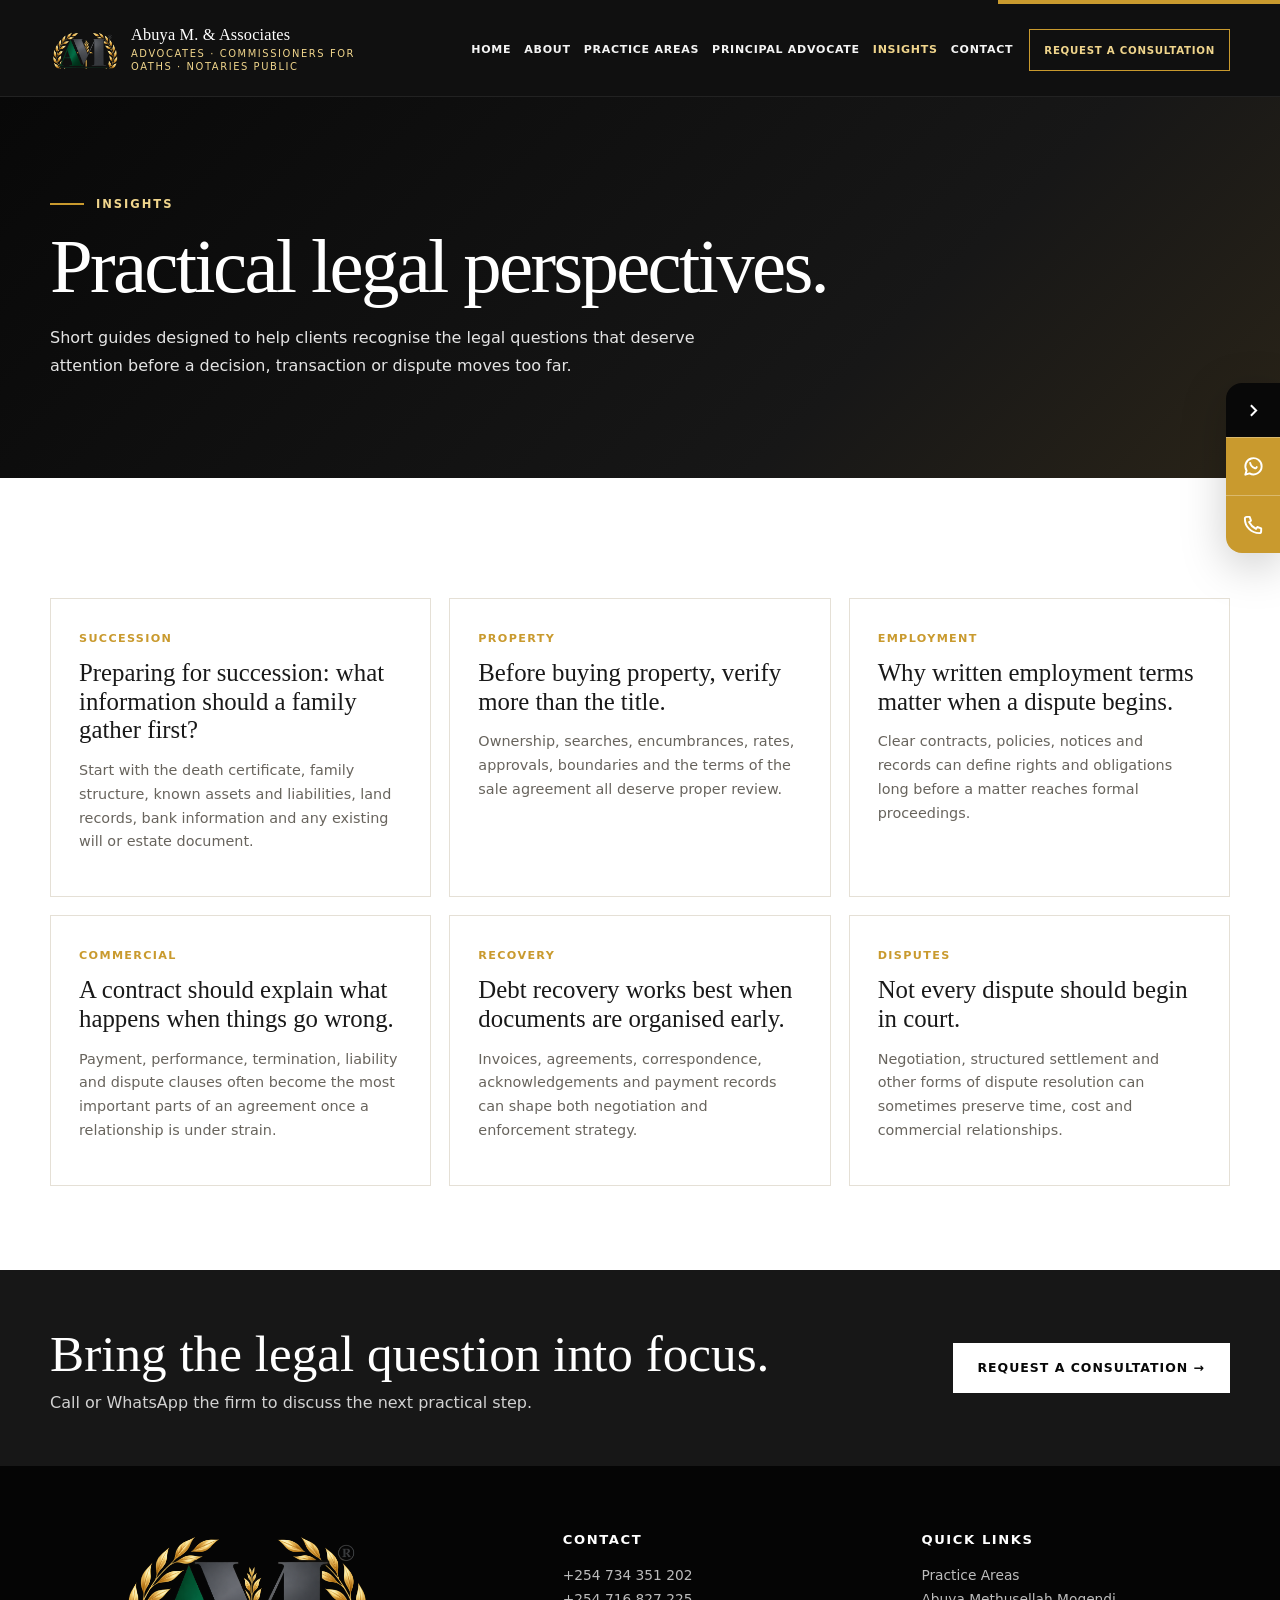
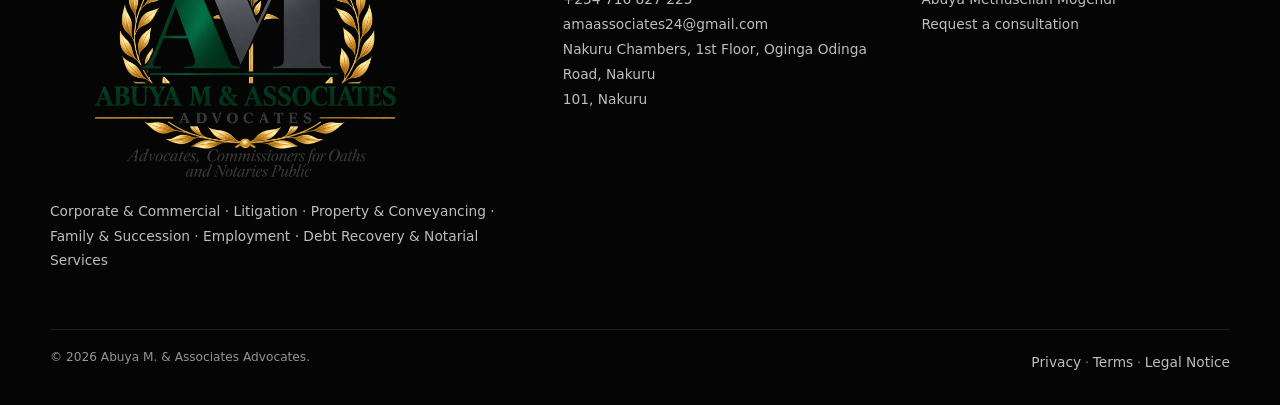
<file: insights/index.html>
<!doctype html><html lang="en-KE"><head><meta charset="utf-8"><meta name="viewport" content="width=device-width,initial-scale=1,viewport-fit=cover"><title>Insights | Abuya M. & Associates Advocates</title><meta name="description" content="Legal insights from Abuya M. & Associates Advocates on business, property, succession, employment and dispute resolution."><link rel="canonical" href="https://abuya-m-associates-advocates.vercel.app/insights/"><meta name="theme-color" content="#090909"><meta property="og:type" content="website"><meta property="og:title" content="Insights | Abuya M. & Associates Advocates"><meta property="og:description" content="Legal insights from Abuya M. & Associates Advocates on business, property, succession, employment and dispute resolution."><meta property="og:url" content="https://abuya-m-associates-advocates.vercel.app/insights/"><meta property="og:image" content="https://abuya-m-associates-advocates.vercel.app/images/abuya-social-card.jpg"><meta name="twitter:card" content="summary_large_image"><link rel="manifest" href="/site.webmanifest"><link rel="icon" href="/images/icon-192.png"><link rel="stylesheet" href="/assets/css/site.css?v=24"><script type="application/ld+json">{"@context":"https://schema.org","@type":"LegalService","name":"Abuya M. & Associates Advocates","address":{"@type":"PostalAddress","streetAddress":"Nakuru Chambers, 1st Floor, Oginga Odinga Road","addressLocality":"Nakuru","addressCountry":"KE"},"telephone":"+254734351202","email":"amaassociates24@gmail.com","url":"https://abuya-m-associates-advocates.vercel.app","areaServed":"Kenya","employee":{"@type":"Person","name":"Abuya Methusellah Mogendi","jobTitle":"Principal Advocate"}}</script></head><body><div class="topline"></div><header class="site-header"><div class="container nav"><a class="brand abuya-brand" href="/" aria-label="Abuya M. & Associates Advocates home"><img class="brand-mark" src="/images/monogram.png" alt="Abuya M. & Associates emblem"><span class="brand-name"><b>Abuya M. & Associates</b><small>Advocates · Commissioners for Oaths · Notaries Public</small></span></a><nav class="nav-links" aria-label="Primary navigation"><a class="" href="/">Home</a><a class="" href="/about/">About</a><a class="" href="/practice-areas/">Practice Areas</a><a class="" href="/managing-partner/">Principal Advocate</a><a class="active" href="/insights/">Insights</a><a class="" href="/contact/">Contact</a></nav><a class="nav-cta" href="https://wa.me/254734351202" target="_blank" rel="noopener">Request a consultation</a><button class="menu-btn" aria-label="Open menu" aria-expanded="false"><span></span></button></div><nav class="mobile-nav" aria-label="Mobile navigation"><a href="/">Home</a><a href="/about/">About</a><a href="/practice-areas/">Practice Areas</a><a href="/managing-partner/">Principal Advocate</a><a href="/insights/">Insights</a><a href="/contact/">Contact</a><a href="https://wa.me/254734351202" target="_blank" rel="noopener">Request a consultation</a></nav></header><main><section class="page-hero"><div class="container"><div class="eyebrow">Insights</div><h1 class="page-title">Practical legal perspectives.</h1><p>Short guides designed to help clients recognise the legal questions that deserve attention before a decision, transaction or dispute moves too far.</p></div></section><section class="page-main"><div class="container insight-grid"><article class="insight-card"><span class="tag">Succession</span><h3>Preparing for succession: what information should a family gather first?</h3><p>Start with the death certificate, family structure, known assets and liabilities, land records, bank information and any existing will or estate document.</p></article><article class="insight-card"><span class="tag">Property</span><h3>Before buying property, verify more than the title.</h3><p>Ownership, searches, encumbrances, rates, approvals, boundaries and the terms of the sale agreement all deserve proper review.</p></article><article class="insight-card"><span class="tag">Employment</span><h3>Why written employment terms matter when a dispute begins.</h3><p>Clear contracts, policies, notices and records can define rights and obligations long before a matter reaches formal proceedings.</p></article><article class="insight-card"><span class="tag">Commercial</span><h3>A contract should explain what happens when things go wrong.</h3><p>Payment, performance, termination, liability and dispute clauses often become the most important parts of an agreement once a relationship is under strain.</p></article><article class="insight-card"><span class="tag">Recovery</span><h3>Debt recovery works best when documents are organised early.</h3><p>Invoices, agreements, correspondence, acknowledgements and payment records can shape both negotiation and enforcement strategy.</p></article><article class="insight-card"><span class="tag">Disputes</span><h3>Not every dispute should begin in court.</h3><p>Negotiation, structured settlement and other forms of dispute resolution can sometimes preserve time, cost and commercial relationships.</p></article></div></section></main><aside class="contact-rail" aria-label="Quick contact"><button class="rail-toggle" aria-label="Expand or collapse quick contact"><svg viewBox="0 0 24 24"><path d="M9 18l6-6-6-6"/></svg></button><div class="rail-actions"><a href="https://wa.me/254734351202" target="_blank" rel="noopener" aria-label="WhatsApp Abuya M. & Associates Advocates"><svg viewBox="0 0 24 24"><path d="M20.5 11.8a8.5 8.5 0 0 1-12.6 7.4L3.5 20.5l1.3-4.2a8.5 8.5 0 1 1 15.7-4.5Z"/><path d="M8.5 8.2c.4 2.4 2.2 4.5 4.8 5.6.9.4 1.7-.3 2.1-1.2"/></svg></a><a href="tel:+254734351202" aria-label="Call Abuya M. & Associates Advocates"><svg viewBox="0 0 24 24"><path d="M5 4h3l1.4 4-2 1.4a16 16 0 0 0 7.2 7.2l1.4-2L20 16v3c0 1.1-.9 2-2 2C9.7 21 3 14.3 3 6c0-1.1.9-2 2-2Z"/></svg></a></div></aside><section class="cta-strip"><div class="container"><div><h2>Bring the legal question into focus.</h2><p>Call or WhatsApp the firm to discuss the next practical step.</p></div><a class="btn btn-light" href="https://wa.me/254734351202" target="_blank" rel="noopener">Request a consultation →</a></div></section><footer class="footer"><div class="container"><div class="footer-grid"><div><div class="footer-abuya-logo"><img src="/images/logo-transparent.png" alt="Abuya M. & Associates Advocates"></div><p>Corporate & Commercial · Litigation · Property & Conveyancing · Family & Succession · Employment · Debt Recovery & Notarial Services</p></div><div><h4>Contact</h4><p><a href="tel:+254734351202">+254 734 351 202</a><br><a href="tel:+254716827225">+254 716 827 225</a><br><a href="mailto:amaassociates24@gmail.com">amaassociates24@gmail.com</a><br>Nakuru Chambers, 1st Floor, Oginga Odinga Road, Nakuru<br>101, Nakuru</p></div><div><h4>Quick links</h4><p><a href="/practice-areas/">Practice Areas</a><br><a href="/managing-partner/">Abuya Methusellah Mogendi</a><br><a href="https://wa.me/254734351202" target="_blank" rel="noopener">Request a consultation</a></p></div></div><div class="footer-bottom"><span>© 2026 Abuya M. & Associates Advocates.</span><span><a href="/privacy/">Privacy</a> · <a href="/terms/">Terms</a> · <a href="/legal-notice/">Legal Notice</a></span></div></div></footer><script src="/assets/js/site.js?v=21" defer></script></body></html>
</file>
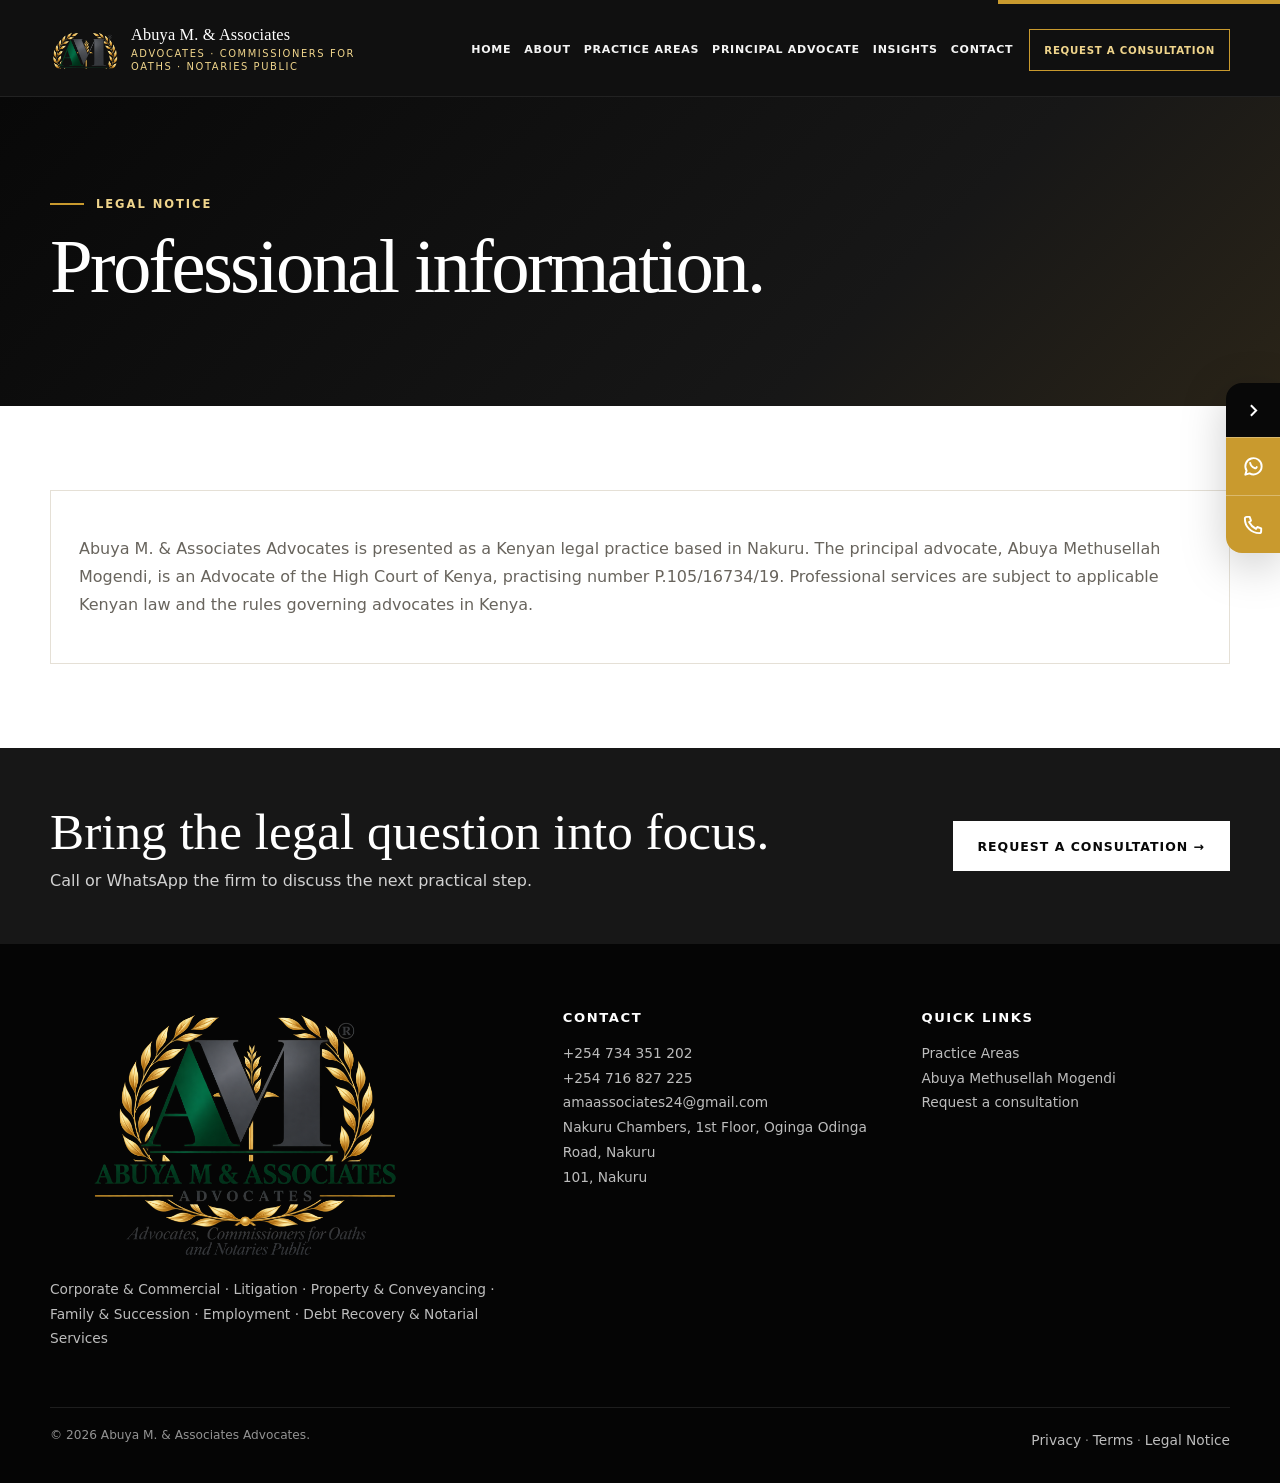
<file: legal-notice/index.html>
<!doctype html><html lang="en-KE"><head><meta charset="utf-8"><meta name="viewport" content="width=device-width,initial-scale=1,viewport-fit=cover"><title>Legal Notice | Abuya M. & Associates Advocates</title><meta name="description" content="Professional and legal notice for Abuya M. & Associates Advocates."><link rel="canonical" href="https://abuya-m-associates-advocates.vercel.app/legal-notice/"><meta name="theme-color" content="#090909"><meta property="og:type" content="website"><meta property="og:title" content="Legal Notice | Abuya M. & Associates Advocates"><meta property="og:description" content="Professional and legal notice for Abuya M. & Associates Advocates."><meta property="og:url" content="https://abuya-m-associates-advocates.vercel.app/legal-notice/"><meta property="og:image" content="https://abuya-m-associates-advocates.vercel.app/images/abuya-social-card.jpg"><meta name="twitter:card" content="summary_large_image"><link rel="manifest" href="/site.webmanifest"><link rel="icon" href="/images/icon-192.png"><link rel="stylesheet" href="/assets/css/site.css?v=24"><script type="application/ld+json">{"@context":"https://schema.org","@type":"LegalService","name":"Abuya M. & Associates Advocates","address":{"@type":"PostalAddress","streetAddress":"Nakuru Chambers, 1st Floor, Oginga Odinga Road","addressLocality":"Nakuru","addressCountry":"KE"},"telephone":"+254734351202","email":"amaassociates24@gmail.com","url":"https://abuya-m-associates-advocates.vercel.app","areaServed":"Kenya","employee":{"@type":"Person","name":"Abuya Methusellah Mogendi","jobTitle":"Principal Advocate"}}</script></head><body><div class="topline"></div><header class="site-header"><div class="container nav"><a class="brand abuya-brand" href="/" aria-label="Abuya M. & Associates Advocates home"><img class="brand-mark" src="/images/monogram.png" alt="Abuya M. & Associates emblem"><span class="brand-name"><b>Abuya M. & Associates</b><small>Advocates · Commissioners for Oaths · Notaries Public</small></span></a><nav class="nav-links" aria-label="Primary navigation"><a class="" href="/">Home</a><a class="" href="/about/">About</a><a class="" href="/practice-areas/">Practice Areas</a><a class="" href="/managing-partner/">Principal Advocate</a><a class="" href="/insights/">Insights</a><a class="" href="/contact/">Contact</a></nav><a class="nav-cta" href="https://wa.me/254734351202" target="_blank" rel="noopener">Request a consultation</a><button class="menu-btn" aria-label="Open menu" aria-expanded="false"><span></span></button></div><nav class="mobile-nav" aria-label="Mobile navigation"><a href="/">Home</a><a href="/about/">About</a><a href="/practice-areas/">Practice Areas</a><a href="/managing-partner/">Principal Advocate</a><a href="/insights/">Insights</a><a href="/contact/">Contact</a><a href="https://wa.me/254734351202" target="_blank" rel="noopener">Request a consultation</a></nav></header><main><section class="page-hero"><div class="container"><div class="eyebrow">Legal notice</div><h1 class="page-title">Professional information.</h1></div></section><section class="page-main"><div class="container"><div class="info-card"><p>Abuya M. & Associates Advocates is presented as a Kenyan legal practice based in Nakuru. The principal advocate, Abuya Methusellah Mogendi, is an Advocate of the High Court of Kenya, practising number P.105/16734/19. Professional services are subject to applicable Kenyan law and the rules governing advocates in Kenya.</p></div></div></section></main><aside class="contact-rail" aria-label="Quick contact"><button class="rail-toggle" aria-label="Expand or collapse quick contact"><svg viewBox="0 0 24 24"><path d="M9 18l6-6-6-6"/></svg></button><div class="rail-actions"><a href="https://wa.me/254734351202" target="_blank" rel="noopener" aria-label="WhatsApp Abuya M. & Associates Advocates"><svg viewBox="0 0 24 24"><path d="M20.5 11.8a8.5 8.5 0 0 1-12.6 7.4L3.5 20.5l1.3-4.2a8.5 8.5 0 1 1 15.7-4.5Z"/><path d="M8.5 8.2c.4 2.4 2.2 4.5 4.8 5.6.9.4 1.7-.3 2.1-1.2"/></svg></a><a href="tel:+254734351202" aria-label="Call Abuya M. & Associates Advocates"><svg viewBox="0 0 24 24"><path d="M5 4h3l1.4 4-2 1.4a16 16 0 0 0 7.2 7.2l1.4-2L20 16v3c0 1.1-.9 2-2 2C9.7 21 3 14.3 3 6c0-1.1.9-2 2-2Z"/></svg></a></div></aside><section class="cta-strip"><div class="container"><div><h2>Bring the legal question into focus.</h2><p>Call or WhatsApp the firm to discuss the next practical step.</p></div><a class="btn btn-light" href="https://wa.me/254734351202" target="_blank" rel="noopener">Request a consultation →</a></div></section><footer class="footer"><div class="container"><div class="footer-grid"><div><div class="footer-abuya-logo"><img src="/images/logo-transparent.png" alt="Abuya M. & Associates Advocates"></div><p>Corporate & Commercial · Litigation · Property & Conveyancing · Family & Succession · Employment · Debt Recovery & Notarial Services</p></div><div><h4>Contact</h4><p><a href="tel:+254734351202">+254 734 351 202</a><br><a href="tel:+254716827225">+254 716 827 225</a><br><a href="mailto:amaassociates24@gmail.com">amaassociates24@gmail.com</a><br>Nakuru Chambers, 1st Floor, Oginga Odinga Road, Nakuru<br>101, Nakuru</p></div><div><h4>Quick links</h4><p><a href="/practice-areas/">Practice Areas</a><br><a href="/managing-partner/">Abuya Methusellah Mogendi</a><br><a href="https://wa.me/254734351202" target="_blank" rel="noopener">Request a consultation</a></p></div></div><div class="footer-bottom"><span>© 2026 Abuya M. & Associates Advocates.</span><span><a href="/privacy/">Privacy</a> · <a href="/terms/">Terms</a> · <a href="/legal-notice/">Legal Notice</a></span></div></div></footer><script src="/assets/js/site.js?v=21" defer></script></body></html>
</file>
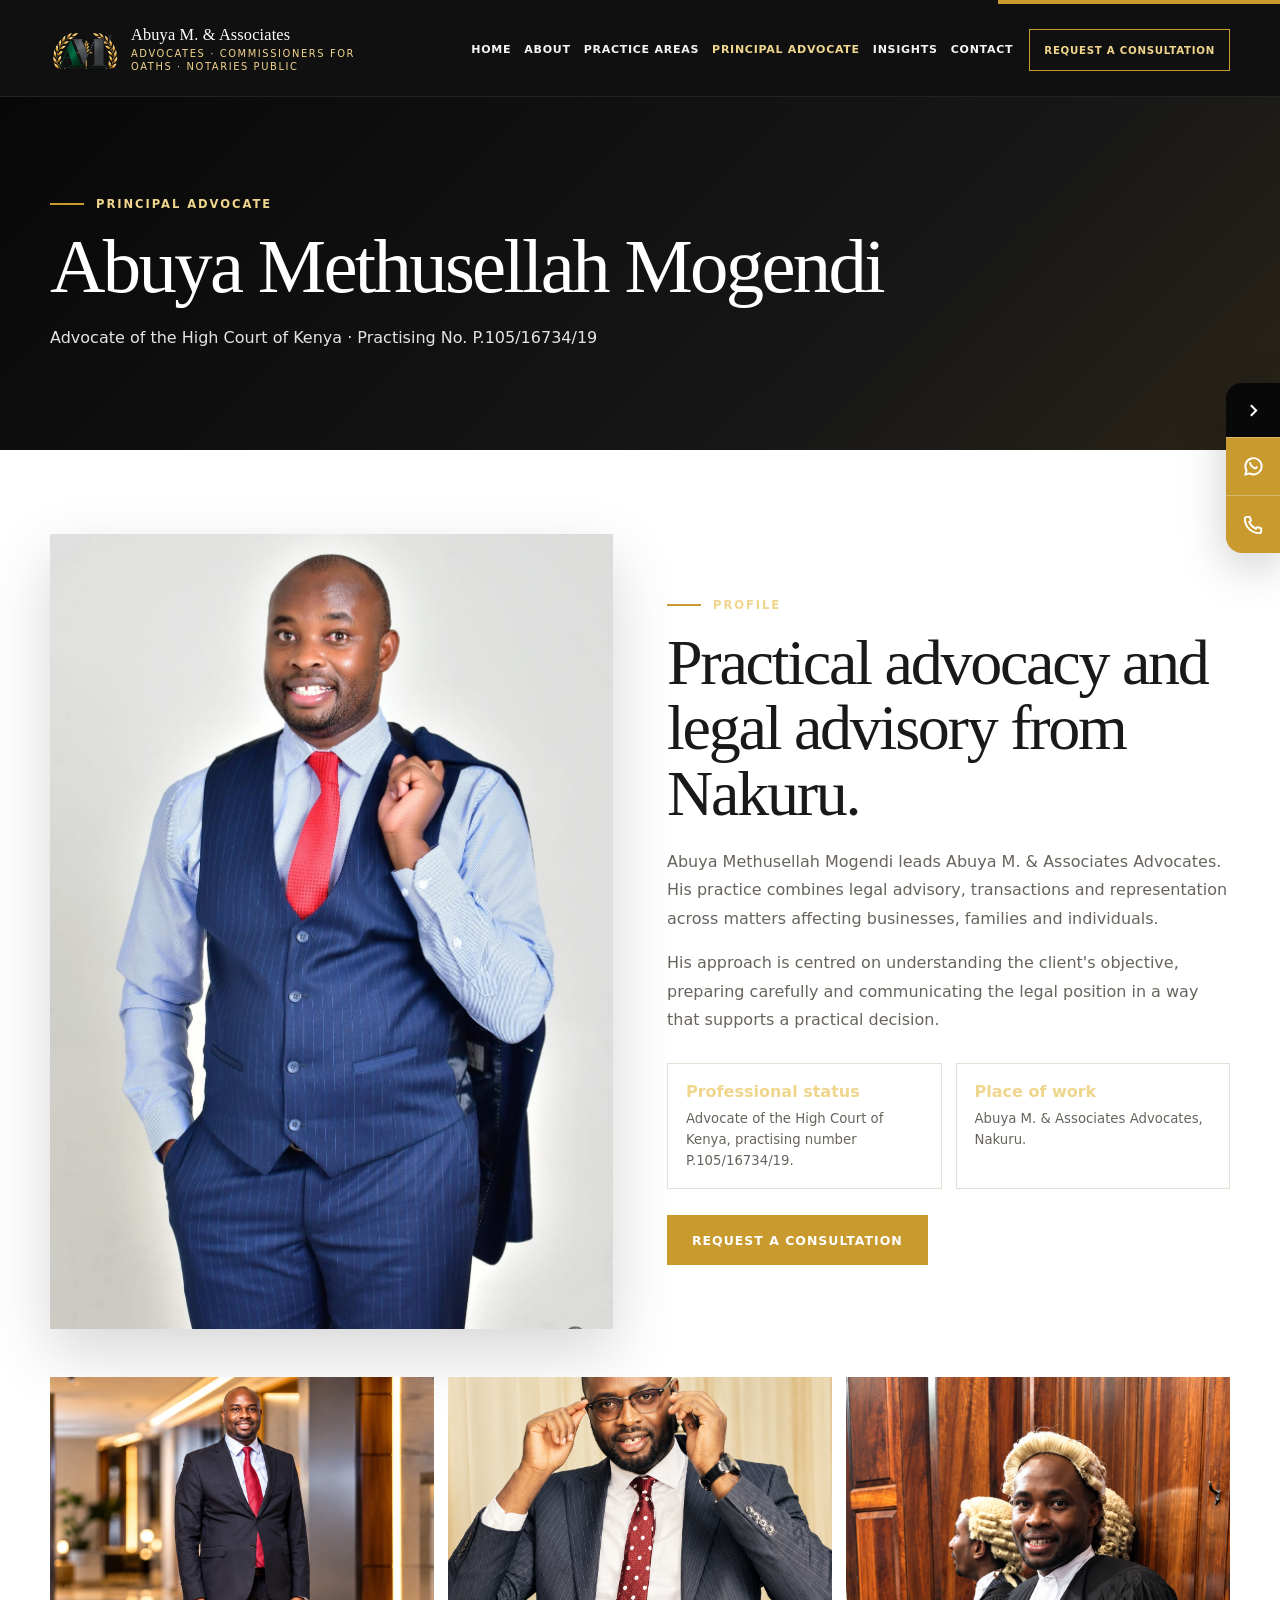
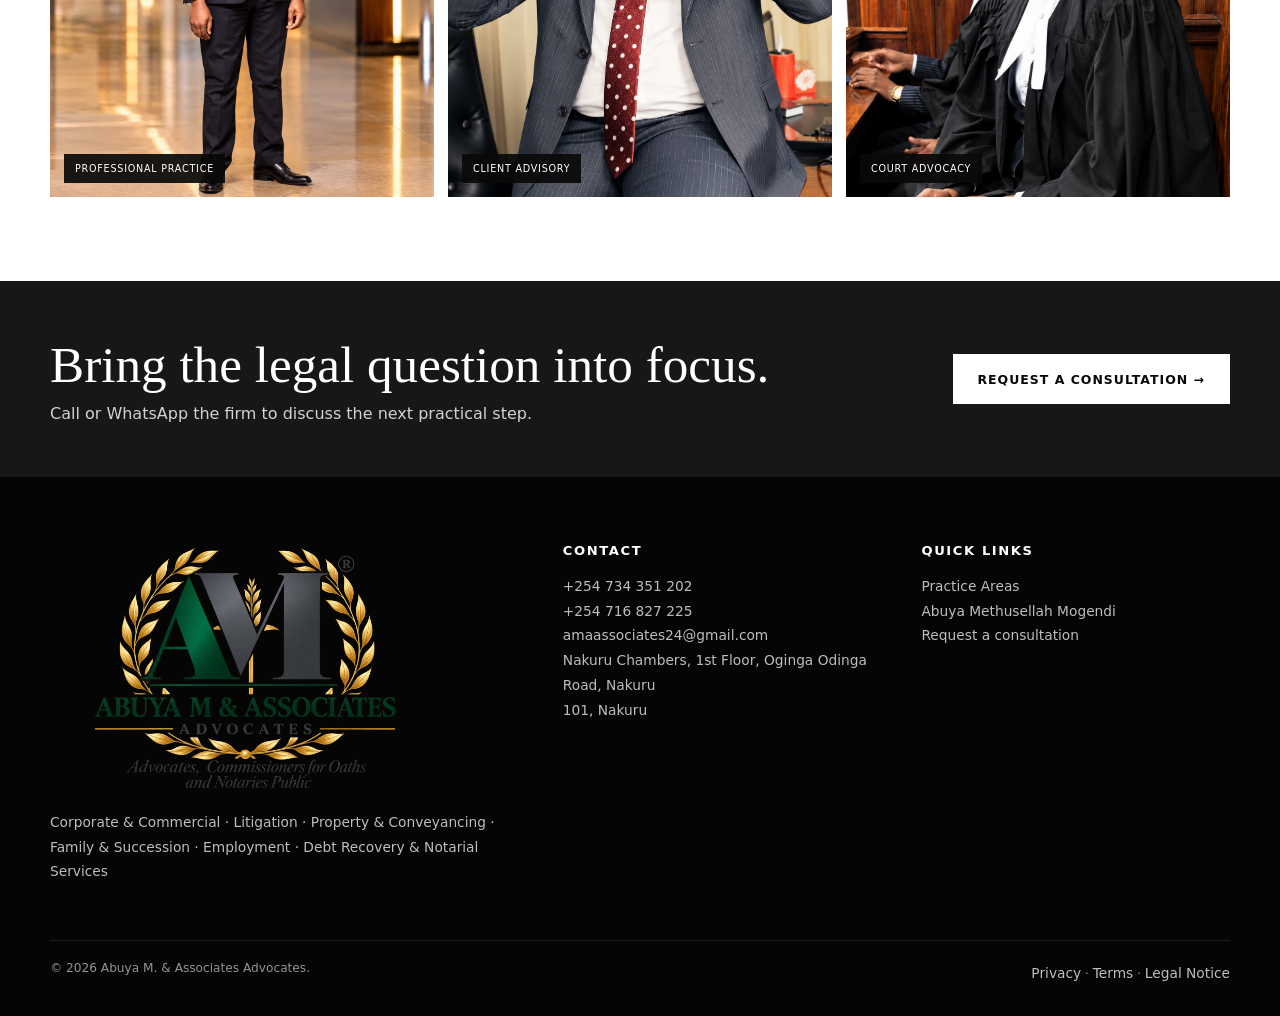
<file: managing-partner/index.html>
<!doctype html><html lang="en-KE"><head><meta charset="utf-8"><meta name="viewport" content="width=device-width,initial-scale=1,viewport-fit=cover"><title>Abuya Methusellah Mogendi | Abuya M. & Associates Advocates</title><meta name="description" content="Profile of Abuya Methusellah Mogendi, Principal Advocate at Abuya M. & Associates Advocates in Nakuru."><link rel="canonical" href="https://abuya-m-associates-advocates.vercel.app/managing-partner/"><meta name="theme-color" content="#090909"><meta property="og:type" content="website"><meta property="og:title" content="Abuya Methusellah Mogendi | Abuya M. & Associates Advocates"><meta property="og:description" content="Profile of Abuya Methusellah Mogendi, Principal Advocate at Abuya M. & Associates Advocates in Nakuru."><meta property="og:url" content="https://abuya-m-associates-advocates.vercel.app/managing-partner/"><meta property="og:image" content="https://abuya-m-associates-advocates.vercel.app/images/abuya-social-card.jpg"><meta name="twitter:card" content="summary_large_image"><link rel="manifest" href="/site.webmanifest"><link rel="icon" href="/images/icon-192.png"><link rel="stylesheet" href="/assets/css/site.css?v=24"><script type="application/ld+json">{"@context":"https://schema.org","@type":"LegalService","name":"Abuya M. & Associates Advocates","address":{"@type":"PostalAddress","streetAddress":"Nakuru Chambers, 1st Floor, Oginga Odinga Road","addressLocality":"Nakuru","addressCountry":"KE"},"telephone":"+254734351202","email":"amaassociates24@gmail.com","url":"https://abuya-m-associates-advocates.vercel.app","areaServed":"Kenya","employee":{"@type":"Person","name":"Abuya Methusellah Mogendi","jobTitle":"Principal Advocate"}}</script></head><body><div class="topline"></div><header class="site-header"><div class="container nav"><a class="brand abuya-brand" href="/" aria-label="Abuya M. & Associates Advocates home"><img class="brand-mark" src="/images/monogram.png" alt="Abuya M. & Associates emblem"><span class="brand-name"><b>Abuya M. & Associates</b><small>Advocates · Commissioners for Oaths · Notaries Public</small></span></a><nav class="nav-links" aria-label="Primary navigation"><a class="" href="/">Home</a><a class="" href="/about/">About</a><a class="" href="/practice-areas/">Practice Areas</a><a class="active" href="/managing-partner/">Principal Advocate</a><a class="" href="/insights/">Insights</a><a class="" href="/contact/">Contact</a></nav><a class="nav-cta" href="https://wa.me/254734351202" target="_blank" rel="noopener">Request a consultation</a><button class="menu-btn" aria-label="Open menu" aria-expanded="false"><span></span></button></div><nav class="mobile-nav" aria-label="Mobile navigation"><a href="/">Home</a><a href="/about/">About</a><a href="/practice-areas/">Practice Areas</a><a href="/managing-partner/">Principal Advocate</a><a href="/insights/">Insights</a><a href="/contact/">Contact</a><a href="https://wa.me/254734351202" target="_blank" rel="noopener">Request a consultation</a></nav></header><main><section class="page-hero"><div class="container"><div class="eyebrow">Principal Advocate</div><h1 class="page-title">Abuya Methusellah Mogendi</h1><p>Advocate of the High Court of Kenya · Practising No. P.105/16734/19</p></div></section><section class="page-main"><div class="container two-col partner-profile-page"><div class="profile-main-photo"><img src="/assets/media/abuya-primary.jpg" alt="Abuya Methusellah Mogendi, Principal Advocate at Abuya M. & Associates Advocates"></div><div><div class="eyebrow">Profile</div><h2 class="section-title">Practical advocacy and legal advisory from Nakuru.</h2><p class="section-copy">Abuya Methusellah Mogendi leads Abuya M. & Associates Advocates. His practice combines legal advisory, transactions and representation across matters affecting businesses, families and individuals.</p><p class="section-copy">His approach is centred on understanding the client's objective, preparing carefully and communicating the legal position in a way that supports a practical decision.</p><div class="partner-points light-points"><div class="partner-point"><b>Professional status</b><span>Advocate of the High Court of Kenya, practising number P.105/16734/19.</span></div><div class="partner-point"><b>Place of work</b><span>Abuya M. & Associates Advocates, Nakuru.</span></div></div><div style="margin-top:26px"><a class="btn btn-gold" href="https://wa.me/254734351202" target="_blank" rel="noopener">Request a consultation</a></div></div></div><div class="container profile-gallery abuya-gallery"><figure><img src="/assets/media/abuya-lobby.png" alt="Abuya Methusellah Mogendi in a professional setting"><figcaption>Professional practice</figcaption></figure><figure><img src="/assets/media/abuya-call.png" alt="Legal consultation"><figcaption>Client advisory</figcaption></figure><figure><img src="/assets/media/abuya-court.png" alt="Advocate in court attire"><figcaption>Court advocacy</figcaption></figure></div></section></main><aside class="contact-rail" aria-label="Quick contact"><button class="rail-toggle" aria-label="Expand or collapse quick contact"><svg viewBox="0 0 24 24"><path d="M9 18l6-6-6-6"/></svg></button><div class="rail-actions"><a href="https://wa.me/254734351202" target="_blank" rel="noopener" aria-label="WhatsApp Abuya M. & Associates Advocates"><svg viewBox="0 0 24 24"><path d="M20.5 11.8a8.5 8.5 0 0 1-12.6 7.4L3.5 20.5l1.3-4.2a8.5 8.5 0 1 1 15.7-4.5Z"/><path d="M8.5 8.2c.4 2.4 2.2 4.5 4.8 5.6.9.4 1.7-.3 2.1-1.2"/></svg></a><a href="tel:+254734351202" aria-label="Call Abuya M. & Associates Advocates"><svg viewBox="0 0 24 24"><path d="M5 4h3l1.4 4-2 1.4a16 16 0 0 0 7.2 7.2l1.4-2L20 16v3c0 1.1-.9 2-2 2C9.7 21 3 14.3 3 6c0-1.1.9-2 2-2Z"/></svg></a></div></aside><section class="cta-strip"><div class="container"><div><h2>Bring the legal question into focus.</h2><p>Call or WhatsApp the firm to discuss the next practical step.</p></div><a class="btn btn-light" href="https://wa.me/254734351202" target="_blank" rel="noopener">Request a consultation →</a></div></section><footer class="footer"><div class="container"><div class="footer-grid"><div><div class="footer-abuya-logo"><img src="/images/logo-transparent.png" alt="Abuya M. & Associates Advocates"></div><p>Corporate & Commercial · Litigation · Property & Conveyancing · Family & Succession · Employment · Debt Recovery & Notarial Services</p></div><div><h4>Contact</h4><p><a href="tel:+254734351202">+254 734 351 202</a><br><a href="tel:+254716827225">+254 716 827 225</a><br><a href="mailto:amaassociates24@gmail.com">amaassociates24@gmail.com</a><br>Nakuru Chambers, 1st Floor, Oginga Odinga Road, Nakuru<br>101, Nakuru</p></div><div><h4>Quick links</h4><p><a href="/practice-areas/">Practice Areas</a><br><a href="/managing-partner/">Abuya Methusellah Mogendi</a><br><a href="https://wa.me/254734351202" target="_blank" rel="noopener">Request a consultation</a></p></div></div><div class="footer-bottom"><span>© 2026 Abuya M. & Associates Advocates.</span><span><a href="/privacy/">Privacy</a> · <a href="/terms/">Terms</a> · <a href="/legal-notice/">Legal Notice</a></span></div></div></footer><script src="/assets/js/site.js?v=21" defer></script></body></html>
</file>
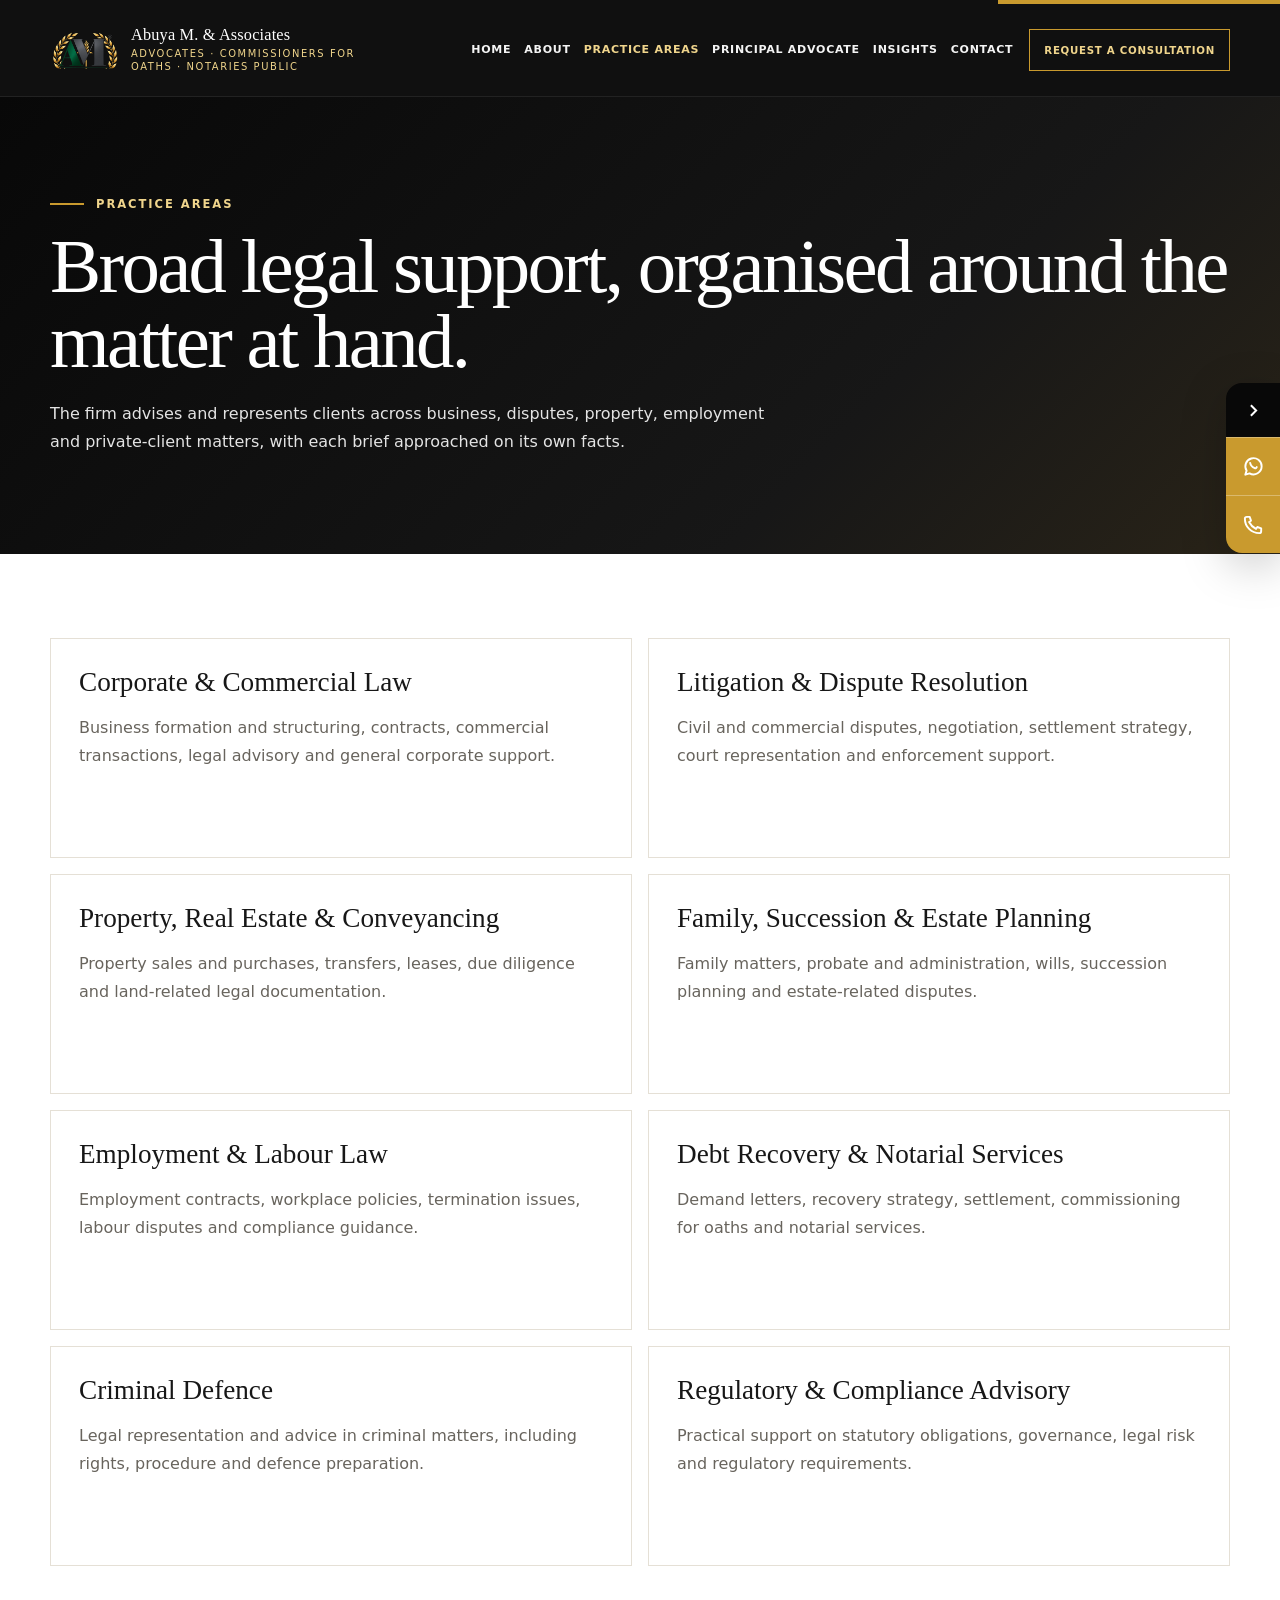
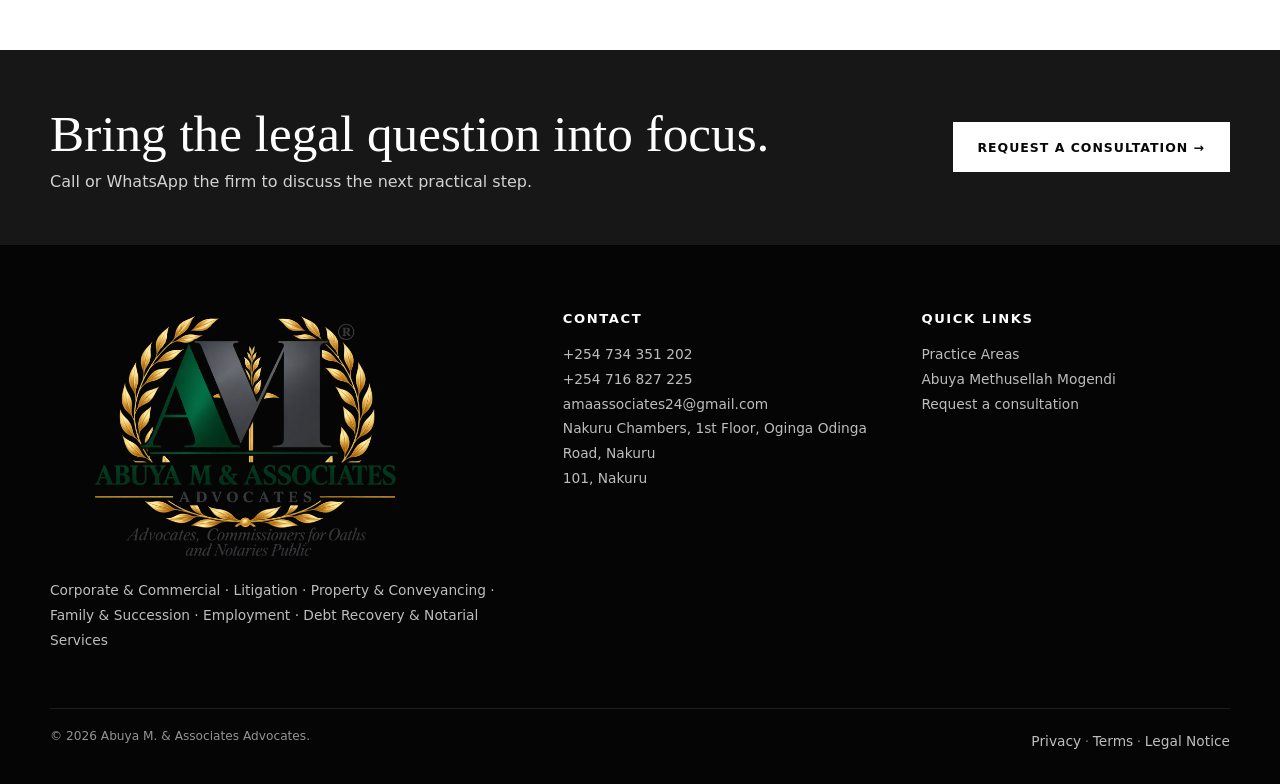
<file: practice-areas/index.html>
<!doctype html><html lang="en-KE"><head><meta charset="utf-8"><meta name="viewport" content="width=device-width,initial-scale=1,viewport-fit=cover"><title>Practice Areas | Abuya M. & Associates Advocates</title><meta name="description" content="Explore corporate, litigation, property, family, succession, employment, debt recovery, criminal defence and compliance services."><link rel="canonical" href="https://abuya-m-associates-advocates.vercel.app/practice-areas/"><meta name="theme-color" content="#090909"><meta property="og:type" content="website"><meta property="og:title" content="Practice Areas | Abuya M. & Associates Advocates"><meta property="og:description" content="Explore corporate, litigation, property, family, succession, employment, debt recovery, criminal defence and compliance services."><meta property="og:url" content="https://abuya-m-associates-advocates.vercel.app/practice-areas/"><meta property="og:image" content="https://abuya-m-associates-advocates.vercel.app/images/abuya-social-card.jpg"><meta name="twitter:card" content="summary_large_image"><link rel="manifest" href="/site.webmanifest"><link rel="icon" href="/images/icon-192.png"><link rel="stylesheet" href="/assets/css/site.css?v=24"><script type="application/ld+json">{"@context":"https://schema.org","@type":"LegalService","name":"Abuya M. & Associates Advocates","address":{"@type":"PostalAddress","streetAddress":"Nakuru Chambers, 1st Floor, Oginga Odinga Road","addressLocality":"Nakuru","addressCountry":"KE"},"telephone":"+254734351202","email":"amaassociates24@gmail.com","url":"https://abuya-m-associates-advocates.vercel.app","areaServed":"Kenya","employee":{"@type":"Person","name":"Abuya Methusellah Mogendi","jobTitle":"Principal Advocate"}}</script></head><body><div class="topline"></div><header class="site-header"><div class="container nav"><a class="brand abuya-brand" href="/" aria-label="Abuya M. & Associates Advocates home"><img class="brand-mark" src="/images/monogram.png" alt="Abuya M. & Associates emblem"><span class="brand-name"><b>Abuya M. & Associates</b><small>Advocates · Commissioners for Oaths · Notaries Public</small></span></a><nav class="nav-links" aria-label="Primary navigation"><a class="" href="/">Home</a><a class="" href="/about/">About</a><a class="active" href="/practice-areas/">Practice Areas</a><a class="" href="/managing-partner/">Principal Advocate</a><a class="" href="/insights/">Insights</a><a class="" href="/contact/">Contact</a></nav><a class="nav-cta" href="https://wa.me/254734351202" target="_blank" rel="noopener">Request a consultation</a><button class="menu-btn" aria-label="Open menu" aria-expanded="false"><span></span></button></div><nav class="mobile-nav" aria-label="Mobile navigation"><a href="/">Home</a><a href="/about/">About</a><a href="/practice-areas/">Practice Areas</a><a href="/managing-partner/">Principal Advocate</a><a href="/insights/">Insights</a><a href="/contact/">Contact</a><a href="https://wa.me/254734351202" target="_blank" rel="noopener">Request a consultation</a></nav></header><main><section class="page-hero"><div class="container"><div class="eyebrow">Practice areas</div><h1 class="page-title">Broad legal support, organised around the matter at hand.</h1><p>The firm advises and represents clients across business, disputes, property, employment and private-client matters, with each brief approached on its own facts.</p></div></section><section class="page-main"><div class="container practice-list"><article class="info-card" id="corporate"><h3>Corporate & Commercial Law</h3><p>Business formation and structuring, contracts, commercial transactions, legal advisory and general corporate support.</p></article><article class="info-card" id="litigation"><h3>Litigation & Dispute Resolution</h3><p>Civil and commercial disputes, negotiation, settlement strategy, court representation and enforcement support.</p></article><article class="info-card" id="property"><h3>Property, Real Estate & Conveyancing</h3><p>Property sales and purchases, transfers, leases, due diligence and land-related legal documentation.</p></article><article class="info-card" id="family"><h3>Family, Succession & Estate Planning</h3><p>Family matters, probate and administration, wills, succession planning and estate-related disputes.</p></article><article class="info-card" id="employment"><h3>Employment & Labour Law</h3><p>Employment contracts, workplace policies, termination issues, labour disputes and compliance guidance.</p></article><article class="info-card" id="recovery"><h3>Debt Recovery & Notarial Services</h3><p>Demand letters, recovery strategy, settlement, commissioning for oaths and notarial services.</p></article><article class="info-card" id="criminal"><h3>Criminal Defence</h3><p>Legal representation and advice in criminal matters, including rights, procedure and defence preparation.</p></article><article class="info-card" id="compliance"><h3>Regulatory & Compliance Advisory</h3><p>Practical support on statutory obligations, governance, legal risk and regulatory requirements.</p></article></div></section></main><aside class="contact-rail" aria-label="Quick contact"><button class="rail-toggle" aria-label="Expand or collapse quick contact"><svg viewBox="0 0 24 24"><path d="M9 18l6-6-6-6"/></svg></button><div class="rail-actions"><a href="https://wa.me/254734351202" target="_blank" rel="noopener" aria-label="WhatsApp Abuya M. & Associates Advocates"><svg viewBox="0 0 24 24"><path d="M20.5 11.8a8.5 8.5 0 0 1-12.6 7.4L3.5 20.5l1.3-4.2a8.5 8.5 0 1 1 15.7-4.5Z"/><path d="M8.5 8.2c.4 2.4 2.2 4.5 4.8 5.6.9.4 1.7-.3 2.1-1.2"/></svg></a><a href="tel:+254734351202" aria-label="Call Abuya M. & Associates Advocates"><svg viewBox="0 0 24 24"><path d="M5 4h3l1.4 4-2 1.4a16 16 0 0 0 7.2 7.2l1.4-2L20 16v3c0 1.1-.9 2-2 2C9.7 21 3 14.3 3 6c0-1.1.9-2 2-2Z"/></svg></a></div></aside><section class="cta-strip"><div class="container"><div><h2>Bring the legal question into focus.</h2><p>Call or WhatsApp the firm to discuss the next practical step.</p></div><a class="btn btn-light" href="https://wa.me/254734351202" target="_blank" rel="noopener">Request a consultation →</a></div></section><footer class="footer"><div class="container"><div class="footer-grid"><div><div class="footer-abuya-logo"><img src="/images/logo-transparent.png" alt="Abuya M. & Associates Advocates"></div><p>Corporate & Commercial · Litigation · Property & Conveyancing · Family & Succession · Employment · Debt Recovery & Notarial Services</p></div><div><h4>Contact</h4><p><a href="tel:+254734351202">+254 734 351 202</a><br><a href="tel:+254716827225">+254 716 827 225</a><br><a href="mailto:amaassociates24@gmail.com">amaassociates24@gmail.com</a><br>Nakuru Chambers, 1st Floor, Oginga Odinga Road, Nakuru<br>101, Nakuru</p></div><div><h4>Quick links</h4><p><a href="/practice-areas/">Practice Areas</a><br><a href="/managing-partner/">Abuya Methusellah Mogendi</a><br><a href="https://wa.me/254734351202" target="_blank" rel="noopener">Request a consultation</a></p></div></div><div class="footer-bottom"><span>© 2026 Abuya M. & Associates Advocates.</span><span><a href="/privacy/">Privacy</a> · <a href="/terms/">Terms</a> · <a href="/legal-notice/">Legal Notice</a></span></div></div></footer><script src="/assets/js/site.js?v=21" defer></script></body></html>
</file>
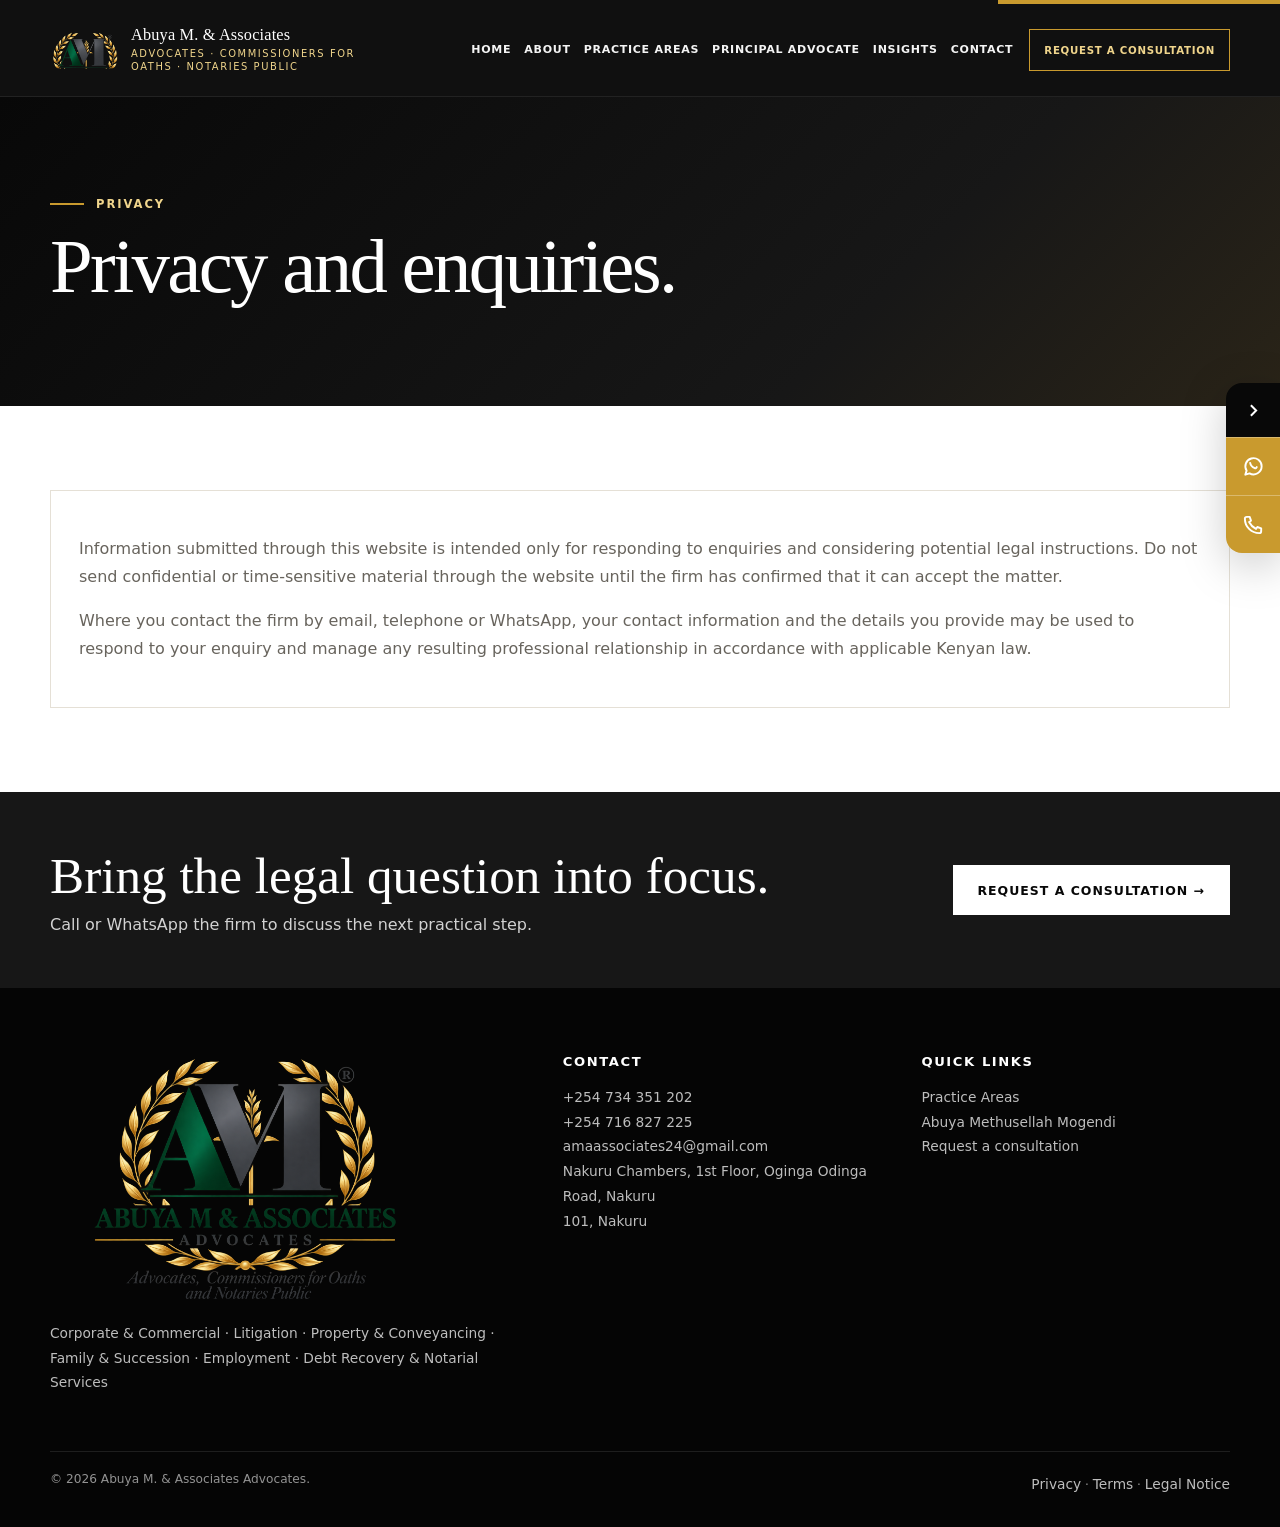
<file: privacy/index.html>
<!doctype html><html lang="en-KE"><head><meta charset="utf-8"><meta name="viewport" content="width=device-width,initial-scale=1,viewport-fit=cover"><title>Privacy | Abuya M. & Associates Advocates</title><meta name="description" content="Privacy information for the Abuya M. & Associates Advocates website."><link rel="canonical" href="https://abuya-m-associates-advocates.vercel.app/privacy/"><meta name="theme-color" content="#090909"><meta property="og:type" content="website"><meta property="og:title" content="Privacy | Abuya M. & Associates Advocates"><meta property="og:description" content="Privacy information for the Abuya M. & Associates Advocates website."><meta property="og:url" content="https://abuya-m-associates-advocates.vercel.app/privacy/"><meta property="og:image" content="https://abuya-m-associates-advocates.vercel.app/images/abuya-social-card.jpg"><meta name="twitter:card" content="summary_large_image"><link rel="manifest" href="/site.webmanifest"><link rel="icon" href="/images/icon-192.png"><link rel="stylesheet" href="/assets/css/site.css?v=24"><script type="application/ld+json">{"@context":"https://schema.org","@type":"LegalService","name":"Abuya M. & Associates Advocates","address":{"@type":"PostalAddress","streetAddress":"Nakuru Chambers, 1st Floor, Oginga Odinga Road","addressLocality":"Nakuru","addressCountry":"KE"},"telephone":"+254734351202","email":"amaassociates24@gmail.com","url":"https://abuya-m-associates-advocates.vercel.app","areaServed":"Kenya","employee":{"@type":"Person","name":"Abuya Methusellah Mogendi","jobTitle":"Principal Advocate"}}</script></head><body><div class="topline"></div><header class="site-header"><div class="container nav"><a class="brand abuya-brand" href="/" aria-label="Abuya M. & Associates Advocates home"><img class="brand-mark" src="/images/monogram.png" alt="Abuya M. & Associates emblem"><span class="brand-name"><b>Abuya M. & Associates</b><small>Advocates · Commissioners for Oaths · Notaries Public</small></span></a><nav class="nav-links" aria-label="Primary navigation"><a class="" href="/">Home</a><a class="" href="/about/">About</a><a class="" href="/practice-areas/">Practice Areas</a><a class="" href="/managing-partner/">Principal Advocate</a><a class="" href="/insights/">Insights</a><a class="" href="/contact/">Contact</a></nav><a class="nav-cta" href="https://wa.me/254734351202" target="_blank" rel="noopener">Request a consultation</a><button class="menu-btn" aria-label="Open menu" aria-expanded="false"><span></span></button></div><nav class="mobile-nav" aria-label="Mobile navigation"><a href="/">Home</a><a href="/about/">About</a><a href="/practice-areas/">Practice Areas</a><a href="/managing-partner/">Principal Advocate</a><a href="/insights/">Insights</a><a href="/contact/">Contact</a><a href="https://wa.me/254734351202" target="_blank" rel="noopener">Request a consultation</a></nav></header><main><section class="page-hero"><div class="container"><div class="eyebrow">Privacy</div><h1 class="page-title">Privacy and enquiries.</h1></div></section><section class="page-main"><div class="container"><div class="info-card"><p>Information submitted through this website is intended only for responding to enquiries and considering potential legal instructions. Do not send confidential or time-sensitive material through the website until the firm has confirmed that it can accept the matter.</p><p>Where you contact the firm by email, telephone or WhatsApp, your contact information and the details you provide may be used to respond to your enquiry and manage any resulting professional relationship in accordance with applicable Kenyan law.</p></div></div></section></main><aside class="contact-rail" aria-label="Quick contact"><button class="rail-toggle" aria-label="Expand or collapse quick contact"><svg viewBox="0 0 24 24"><path d="M9 18l6-6-6-6"/></svg></button><div class="rail-actions"><a href="https://wa.me/254734351202" target="_blank" rel="noopener" aria-label="WhatsApp Abuya M. & Associates Advocates"><svg viewBox="0 0 24 24"><path d="M20.5 11.8a8.5 8.5 0 0 1-12.6 7.4L3.5 20.5l1.3-4.2a8.5 8.5 0 1 1 15.7-4.5Z"/><path d="M8.5 8.2c.4 2.4 2.2 4.5 4.8 5.6.9.4 1.7-.3 2.1-1.2"/></svg></a><a href="tel:+254734351202" aria-label="Call Abuya M. & Associates Advocates"><svg viewBox="0 0 24 24"><path d="M5 4h3l1.4 4-2 1.4a16 16 0 0 0 7.2 7.2l1.4-2L20 16v3c0 1.1-.9 2-2 2C9.7 21 3 14.3 3 6c0-1.1.9-2 2-2Z"/></svg></a></div></aside><section class="cta-strip"><div class="container"><div><h2>Bring the legal question into focus.</h2><p>Call or WhatsApp the firm to discuss the next practical step.</p></div><a class="btn btn-light" href="https://wa.me/254734351202" target="_blank" rel="noopener">Request a consultation →</a></div></section><footer class="footer"><div class="container"><div class="footer-grid"><div><div class="footer-abuya-logo"><img src="/images/logo-transparent.png" alt="Abuya M. & Associates Advocates"></div><p>Corporate & Commercial · Litigation · Property & Conveyancing · Family & Succession · Employment · Debt Recovery & Notarial Services</p></div><div><h4>Contact</h4><p><a href="tel:+254734351202">+254 734 351 202</a><br><a href="tel:+254716827225">+254 716 827 225</a><br><a href="mailto:amaassociates24@gmail.com">amaassociates24@gmail.com</a><br>Nakuru Chambers, 1st Floor, Oginga Odinga Road, Nakuru<br>101, Nakuru</p></div><div><h4>Quick links</h4><p><a href="/practice-areas/">Practice Areas</a><br><a href="/managing-partner/">Abuya Methusellah Mogendi</a><br><a href="https://wa.me/254734351202" target="_blank" rel="noopener">Request a consultation</a></p></div></div><div class="footer-bottom"><span>© 2026 Abuya M. & Associates Advocates.</span><span><a href="/privacy/">Privacy</a> · <a href="/terms/">Terms</a> · <a href="/legal-notice/">Legal Notice</a></span></div></div></footer><script src="/assets/js/site.js?v=21" defer></script></body></html>
</file>
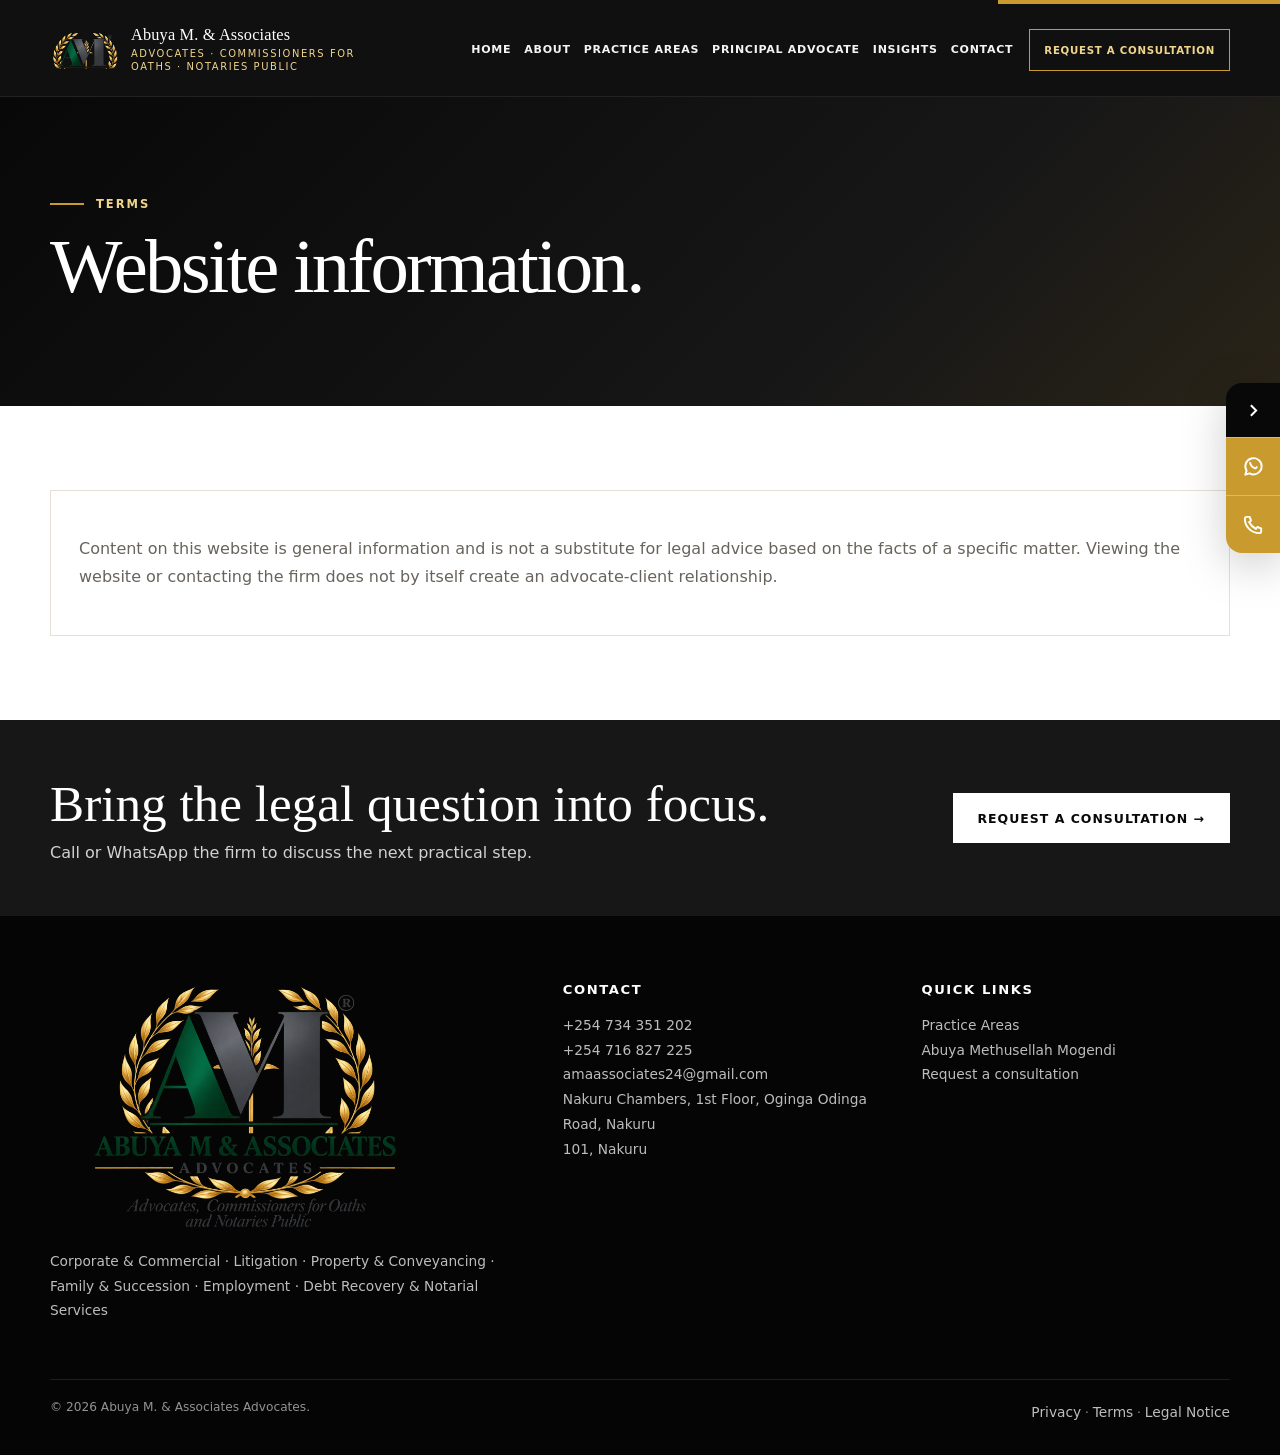
<file: terms/index.html>
<!doctype html><html lang="en-KE"><head><meta charset="utf-8"><meta name="viewport" content="width=device-width,initial-scale=1,viewport-fit=cover"><title>Terms | Abuya M. & Associates Advocates</title><meta name="description" content="Website terms for Abuya M. & Associates Advocates."><link rel="canonical" href="https://abuya-m-associates-advocates.vercel.app/terms/"><meta name="theme-color" content="#090909"><meta property="og:type" content="website"><meta property="og:title" content="Terms | Abuya M. & Associates Advocates"><meta property="og:description" content="Website terms for Abuya M. & Associates Advocates."><meta property="og:url" content="https://abuya-m-associates-advocates.vercel.app/terms/"><meta property="og:image" content="https://abuya-m-associates-advocates.vercel.app/images/abuya-social-card.jpg"><meta name="twitter:card" content="summary_large_image"><link rel="manifest" href="/site.webmanifest"><link rel="icon" href="/images/icon-192.png"><link rel="stylesheet" href="/assets/css/site.css?v=24"><script type="application/ld+json">{"@context":"https://schema.org","@type":"LegalService","name":"Abuya M. & Associates Advocates","address":{"@type":"PostalAddress","streetAddress":"Nakuru Chambers, 1st Floor, Oginga Odinga Road","addressLocality":"Nakuru","addressCountry":"KE"},"telephone":"+254734351202","email":"amaassociates24@gmail.com","url":"https://abuya-m-associates-advocates.vercel.app","areaServed":"Kenya","employee":{"@type":"Person","name":"Abuya Methusellah Mogendi","jobTitle":"Principal Advocate"}}</script></head><body><div class="topline"></div><header class="site-header"><div class="container nav"><a class="brand abuya-brand" href="/" aria-label="Abuya M. & Associates Advocates home"><img class="brand-mark" src="/images/monogram.png" alt="Abuya M. & Associates emblem"><span class="brand-name"><b>Abuya M. & Associates</b><small>Advocates · Commissioners for Oaths · Notaries Public</small></span></a><nav class="nav-links" aria-label="Primary navigation"><a class="" href="/">Home</a><a class="" href="/about/">About</a><a class="" href="/practice-areas/">Practice Areas</a><a class="" href="/managing-partner/">Principal Advocate</a><a class="" href="/insights/">Insights</a><a class="" href="/contact/">Contact</a></nav><a class="nav-cta" href="https://wa.me/254734351202" target="_blank" rel="noopener">Request a consultation</a><button class="menu-btn" aria-label="Open menu" aria-expanded="false"><span></span></button></div><nav class="mobile-nav" aria-label="Mobile navigation"><a href="/">Home</a><a href="/about/">About</a><a href="/practice-areas/">Practice Areas</a><a href="/managing-partner/">Principal Advocate</a><a href="/insights/">Insights</a><a href="/contact/">Contact</a><a href="https://wa.me/254734351202" target="_blank" rel="noopener">Request a consultation</a></nav></header><main><section class="page-hero"><div class="container"><div class="eyebrow">Terms</div><h1 class="page-title">Website information.</h1></div></section><section class="page-main"><div class="container"><div class="info-card"><p>Content on this website is general information and is not a substitute for legal advice based on the facts of a specific matter. Viewing the website or contacting the firm does not by itself create an advocate-client relationship.</p></div></div></section></main><aside class="contact-rail" aria-label="Quick contact"><button class="rail-toggle" aria-label="Expand or collapse quick contact"><svg viewBox="0 0 24 24"><path d="M9 18l6-6-6-6"/></svg></button><div class="rail-actions"><a href="https://wa.me/254734351202" target="_blank" rel="noopener" aria-label="WhatsApp Abuya M. & Associates Advocates"><svg viewBox="0 0 24 24"><path d="M20.5 11.8a8.5 8.5 0 0 1-12.6 7.4L3.5 20.5l1.3-4.2a8.5 8.5 0 1 1 15.7-4.5Z"/><path d="M8.5 8.2c.4 2.4 2.2 4.5 4.8 5.6.9.4 1.7-.3 2.1-1.2"/></svg></a><a href="tel:+254734351202" aria-label="Call Abuya M. & Associates Advocates"><svg viewBox="0 0 24 24"><path d="M5 4h3l1.4 4-2 1.4a16 16 0 0 0 7.2 7.2l1.4-2L20 16v3c0 1.1-.9 2-2 2C9.7 21 3 14.3 3 6c0-1.1.9-2 2-2Z"/></svg></a></div></aside><section class="cta-strip"><div class="container"><div><h2>Bring the legal question into focus.</h2><p>Call or WhatsApp the firm to discuss the next practical step.</p></div><a class="btn btn-light" href="https://wa.me/254734351202" target="_blank" rel="noopener">Request a consultation →</a></div></section><footer class="footer"><div class="container"><div class="footer-grid"><div><div class="footer-abuya-logo"><img src="/images/logo-transparent.png" alt="Abuya M. & Associates Advocates"></div><p>Corporate & Commercial · Litigation · Property & Conveyancing · Family & Succession · Employment · Debt Recovery & Notarial Services</p></div><div><h4>Contact</h4><p><a href="tel:+254734351202">+254 734 351 202</a><br><a href="tel:+254716827225">+254 716 827 225</a><br><a href="mailto:amaassociates24@gmail.com">amaassociates24@gmail.com</a><br>Nakuru Chambers, 1st Floor, Oginga Odinga Road, Nakuru<br>101, Nakuru</p></div><div><h4>Quick links</h4><p><a href="/practice-areas/">Practice Areas</a><br><a href="/managing-partner/">Abuya Methusellah Mogendi</a><br><a href="https://wa.me/254734351202" target="_blank" rel="noopener">Request a consultation</a></p></div></div><div class="footer-bottom"><span>© 2026 Abuya M. & Associates Advocates.</span><span><a href="/privacy/">Privacy</a> · <a href="/terms/">Terms</a> · <a href="/legal-notice/">Legal Notice</a></span></div></div></footer><script src="/assets/js/site.js?v=21" defer></script></body></html>
</file>
<file: assets/css/site.css>
:root{--navy:#121212;--navy2:#070707;--blue:#8f0000;--gold:#cf0000;--gold2:#ff3d3d;--ivory:#f7f4ed;--paper:#fff;--ink:#141414;--muted:#686868;--line:#e1e1e1;--max:1180px;--shadow:0 24px 60px rgba(0,0,0,.16)}
*{box-sizing:border-box}html{scroll-behavior:smooth}body{margin:0;background:var(--paper);color:var(--ink);font-family:Inter,ui-sans-serif,system-ui,-apple-system,BlinkMacSystemFont,"Segoe UI",sans-serif;overflow-x:hidden}a{color:inherit;text-decoration:none}img,video{max-width:100%;display:block}.container{width:min(calc(100% - 48px),var(--max));margin:auto}.topline{height:4px;background:linear-gradient(90deg,var(--navy) 0 72%,var(--gold) 72%)}
.site-header{position:sticky;top:0;z-index:100;background:rgba(7,7,7,.96);backdrop-filter:blur(12px);border-bottom:1px solid rgba(255,255,255,.08)}.nav{height:92px;display:flex;align-items:center;gap:30px}.brand{display:flex;align-items:center;gap:11px;margin-right:auto;color:white;min-width:230px}.brand-mark{width:58px;height:58px;object-fit:contain}.brand-name{display:flex;flex-direction:column;line-height:1.02}.brand-name b{font-family:Georgia,serif;font-size:1.06rem;font-weight:500;letter-spacing:.01em}.brand-name small{font-size:.62rem;text-transform:uppercase;letter-spacing:.16em;color:var(--gold2);margin-top:5px}.nav-links{display:flex;align-items:center;gap:24px}.nav-links a{color:#f4f4f4;font-size:.76rem;text-transform:uppercase;letter-spacing:.12em;font-weight:700}.nav-links a:hover,.nav-links a.active{color:var(--gold2)}.nav-cta{background:var(--gold);color:#fff;padding:15px 18px;font-weight:800;font-size:.76rem;text-transform:uppercase;letter-spacing:.09em}.menu-btn{display:none;width:48px;height:48px;border:1px solid rgba(255,255,255,.25);background:transparent;align-items:center;justify-content:center}.menu-btn:before,.menu-btn:after,.menu-btn span{content:"";display:block;width:22px;height:2px;background:white;position:absolute}.menu-btn:before{transform:translateY(-7px)}.menu-btn:after{transform:translateY(7px)}.mobile-nav{display:none}
.hero{position:relative;min-height:calc(100svh - 96px);display:flex;align-items:center;color:white;background:linear-gradient(90deg,rgba(0,0,0,.88),rgba(0,0,0,.53) 53%,rgba(0,0,0,.2)),url('https://images.unsplash.com/photo-1571055931484-22dce9d6c510?auto=format&fit=crop&w=2200&q=86') center/cover no-repeat}.hero:after{content:"";position:absolute;inset:auto 0 0;height:100px;background:linear-gradient(transparent,rgba(0,0,0,.5));pointer-events:none}.hero .container{position:relative;z-index:2}.hero-content{max-width:760px;padding:94px 0 108px}.eyebrow{display:flex;align-items:center;gap:12px;color:var(--gold2);font-size:.72rem;text-transform:uppercase;letter-spacing:.17em;font-weight:800}.eyebrow:before{content:"";width:34px;height:2px;background:var(--gold)}.display,.section-title,.page-title{font-family:Georgia,"Times New Roman",serif;font-weight:500;letter-spacing:-.035em}.display{font-size:clamp(3.55rem,6.4vw,7rem);line-height:.94;margin:24px 0}.display span{color:var(--gold2)}.lead{font-size:1.08rem;line-height:1.75;color:#eeeeee;max-width:620px}.hero-actions{display:flex;gap:12px;flex-wrap:wrap;margin-top:30px}.btn{min-height:50px;padding:0 24px;display:inline-flex;align-items:center;justify-content:center;font-weight:800;font-size:.78rem;text-transform:uppercase;letter-spacing:.08em;border:1px solid transparent}.btn-gold{background:var(--gold);color:#fff}.btn-ghost{border-color:rgba(255,255,255,.55);color:white;background:rgba(255,255,255,.05)}.btn-navy{background:var(--navy2);color:white}.btn-light{background:white;color:var(--navy2)}.hero-meta{display:flex;gap:30px;flex-wrap:wrap;margin-top:34px;color:#e7e7e7;font-size:.79rem}.hero-meta span{display:flex;align-items:center;gap:8px}.hero-meta i{width:6px;height:6px;border-radius:50%;background:var(--gold)}
.section{padding:96px 0}.section-title{font-size:clamp(2.5rem,5vw,4.6rem);line-height:1.02;margin:18px 0 22px}.section-copy{color:var(--muted);line-height:1.78;max-width:700px}.intro-grid{display:grid;grid-template-columns:1.05fr .95fr;gap:80px;align-items:center}.values{display:grid;grid-template-columns:repeat(3,1fr);gap:14px;margin-top:34px}.value{padding:18px;border-top:2px solid var(--gold);background:#fff}.value b{display:block;color:var(--navy);margin-bottom:7px}.value span{font-size:.82rem;line-height:1.55;color:var(--muted)}.logo-animation{background:var(--navy);padding:18px;box-shadow:var(--shadow);position:relative;overflow:hidden}.logo-animation img,.logo-animation video{width:100%;aspect-ratio:16/9;object-fit:cover}.logo-animation small{display:block;color:#f0f0f0;font-size:.73rem;letter-spacing:.08em;text-align:center;padding:12px 6px 3px}
.practice-section{background:#f2f2f2}.practice-grid{display:grid;grid-template-columns:repeat(3,1fr);gap:14px;margin-top:40px}.practice-card{position:relative;min-height:360px;overflow:hidden;background:#123;color:white}.practice-card:before{content:"";position:absolute;inset:0;background:linear-gradient(180deg,rgba(0,0,0,.05),rgba(0,0,0,.9));z-index:1}.practice-card:after{content:"";position:absolute;inset:0;background:var(--image) center/cover no-repeat;transition:transform .55s ease;z-index:0}.practice-card:hover:after{transform:scale(1.04)}.practice-content{position:absolute;left:24px;right:24px;bottom:24px;z-index:2}.practice-number{font-size:.7rem;letter-spacing:.14em;color:var(--gold2)}.practice-card h3{font-family:Georgia,serif;font-size:1.85rem;margin:.55rem 0 .5rem;font-weight:500}.practice-card p{font-size:.84rem;color:#e7e7e7;line-height:1.55;margin:0 0 12px}.practice-link{font-size:.7rem;font-weight:800;text-transform:uppercase;letter-spacing:.1em;color:var(--gold2)}
.partner-section{background:var(--navy2);color:white}.partner-grid{display:grid;grid-template-columns:.92fr 1.08fr;gap:76px;align-items:center}.partner-visual{min-height:620px;background:url('/assets/media/abuya-primary.jpg') center 18%/cover no-repeat;position:relative;box-shadow:var(--shadow)}.partner-badge{position:absolute;left:22px;right:22px;bottom:22px;background:rgba(7,7,7,.92);padding:18px 20px;border-left:3px solid var(--gold)}.partner-badge strong{display:block;font-family:Georgia,serif;font-size:1.45rem;font-weight:500}.partner-badge span{font-size:.76rem;color:#d5d5d5}.partner-section .section-copy{color:#d0d0d0}.partner-points{display:grid;grid-template-columns:1fr 1fr;gap:14px;margin-top:28px}.partner-point{padding:18px;border:1px solid rgba(255,255,255,.15)}.partner-point b{display:block;color:var(--gold2);margin-bottom:7px}.partner-point span{color:#d4d4d4;font-size:.83rem;line-height:1.5}
.image-band{display:grid;grid-template-columns:1.1fr .9fr;min-height:520px;background:var(--navy)}.image-band .photo{background:url('https://images.unsplash.com/photo-1741991110666-88115e724741?auto=format&fit=crop&w=1800&q=82') center/cover no-repeat}.image-band .copy{display:flex;flex-direction:column;justify-content:center;padding:70px clamp(30px,6vw,90px);color:white}.image-band .copy p{color:#d7d7d7;line-height:1.75}.booking-band{background:var(--gold);padding:54px 0}.booking-band .container{display:grid;grid-template-columns:1fr auto;gap:30px;align-items:center}.booking-band h2{font-family:Georgia,serif;font-size:clamp(2rem,4vw,3.4rem);margin:0;color:#fff;font-weight:500}.booking-band p{margin:.5rem 0 0;color:#fff}
.insight-grid{display:grid;grid-template-columns:repeat(3,1fr);gap:18px;margin-top:36px}.insight-card{border:1px solid var(--line);padding:28px;background:white}.insight-card .tag{color:var(--gold);font-weight:800;font-size:.7rem;text-transform:uppercase;letter-spacing:.12em}.insight-card h3{font-family:Georgia,serif;font-size:1.55rem;line-height:1.15;margin:.8rem 0;font-weight:500}.insight-card p{color:var(--muted);line-height:1.65;font-size:.9rem}.insight-card a{color:var(--gold);font-weight:800;font-size:.75rem;text-transform:uppercase;letter-spacing:.08em}
.page-hero{background:linear-gradient(135deg,var(--navy2),#6f0000);color:white;padding:100px 0 82px}.page-title{font-size:clamp(3rem,6vw,5.8rem);line-height:.98;margin:18px 0 20px}.page-hero p{max-width:720px;color:#e4e4e4;line-height:1.75}.page-main{padding:84px 0}.two-col{display:grid;grid-template-columns:1fr 1fr;gap:54px;align-items:start}.info-card{border:1px solid var(--line);padding:28px;background:white}.info-card h3{font-family:Georgia,serif;font-size:1.7rem;margin:0 0 12px;font-weight:500}.info-card p,.info-card li{color:var(--muted);line-height:1.75}.contact-grid{display:grid;grid-template-columns:.82fr 1.18fr;gap:54px}.contact-list{display:grid;gap:14px}.contact-item{padding:20px;border:1px solid var(--line);background:white}.contact-item small{display:block;color:var(--gold);font-weight:800;text-transform:uppercase;letter-spacing:.1em;margin-bottom:6px}.contact-item a,.contact-item span{color:var(--navy);font-weight:700}.contact-form{display:grid;grid-template-columns:1fr 1fr;gap:14px}.contact-form .full{grid-column:1/-1}.contact-form input,.contact-form textarea,.contact-form select{width:100%;border:1px solid var(--line);padding:15px 16px;background:white;color:var(--ink);font:inherit}.contact-form textarea{min-height:160px;resize:vertical}.small-note{font-size:.82rem;color:var(--muted);line-height:1.6}.map-wrap{background:#f2f2f2;padding:0 0 90px}.map-head{padding:76px 0 28px}.map-shell{width:min(1400px,calc(100% - 28px));margin:auto;overflow:hidden;box-shadow:var(--shadow);background:white}.map-shell iframe{display:block;width:100%;height:560px;border:0}.map-footer{display:flex;justify-content:space-between;gap:24px;align-items:center;padding:22px 28px}.map-footer strong{display:block;color:var(--navy);font-size:1rem}.map-footer span{color:var(--muted);font-size:.86rem}
.contact-rail{position:fixed;right:0;top:52%;transform:translateY(-50%);z-index:1000;display:flex;flex-direction:column;align-items:flex-end;transition:transform .28s ease;filter:drop-shadow(0 12px 22px rgba(0,0,0,.2))}.contact-rail.collapsed{transform:translate(9px,-50%)}.rail-toggle{width:54px;height:54px;border:0;border-radius:16px 0 0 0;background:var(--navy2);color:white;display:grid;place-items:center;cursor:pointer}.rail-toggle svg{width:21px;height:21px;stroke:#fff;fill:none;stroke-width:2.3;transition:transform .28s ease}.contact-rail.collapsed .rail-toggle svg{transform:rotate(180deg)}.rail-actions{overflow:hidden;border-radius:0 0 0 16px;background:var(--gold);display:flex;flex-direction:column}.rail-actions a{width:54px;height:58px;display:grid;place-items:center;color:white;border-top:1px solid rgba(255,255,255,.3)}.rail-actions a:hover{background:#a90000}.rail-actions svg{width:23px;height:23px;stroke:#fff;fill:none;stroke-width:2;stroke-linecap:round;stroke-linejoin:round}
.cta-strip{background:var(--navy);padding:54px 0;color:white}.cta-strip .container{display:flex;align-items:center;justify-content:space-between;gap:24px}.cta-strip h2{font-family:Georgia,serif;font-size:clamp(2rem,4vw,3.3rem);margin:0;font-weight:500}.cta-strip p{margin:.6rem 0 0;color:#d2d2d2}.footer{background:#050505;color:#dedede;padding:66px 0 30px}.footer-grid{display:grid;grid-template-columns:1.2fr .8fr .8fr;gap:50px}.footer-brand{width:260px;margin-bottom:18px}.footer-brand img{width:100%;height:auto}.footer h4{color:white;font-size:.82rem;text-transform:uppercase;letter-spacing:.12em;margin:0 0 16px}.footer p,.footer a{font-size:.86rem;line-height:1.8;color:#bdbdbd}.footer a:hover{color:var(--gold2)}.footer-bottom{border-top:1px solid rgba(255,255,255,.1);margin-top:42px;padding-top:20px;display:flex;justify-content:space-between;gap:20px;font-size:.76rem;color:#939393}
.photo-pair{display:grid;grid-template-columns:1fr 1fr;gap:14px}.photo-pair img{width:100%;height:460px;object-fit:cover}.profile-gallery{display:grid;grid-template-columns:repeat(3,1fr);gap:14px;margin-top:40px}.profile-gallery img{width:100%;height:430px;object-fit:cover}.profile-gallery img:last-child{object-position:center top}
@media(max-width:1020px){.nav-links,.nav-cta{display:none}.menu-btn{display:flex;position:relative}.nav{height:82px}.brand{min-width:220px}.brand-mark{width:54px;height:54px}.brand-name b{font-size:1rem}.mobile-nav.open{display:flex;position:fixed;top:86px;left:0;right:0;background:var(--navy2);z-index:99;flex-direction:column;padding:14px 24px 24px;border-bottom:1px solid rgba(255,255,255,.1);box-shadow:0 18px 40px rgba(0,0,0,.24)}.mobile-nav a{padding:14px 4px;border-bottom:1px solid rgba(255,255,255,.1);font-weight:700;color:white}.intro-grid,.partner-grid,.image-band,.two-col,.contact-grid{grid-template-columns:1fr}.image-band .photo{min-height:420px}.practice-grid{grid-template-columns:1fr 1fr}.insight-grid{grid-template-columns:1fr 1fr}.footer-grid{grid-template-columns:1fr 1fr}.footer-grid>div:first-child{grid-column:1/-1}.booking-band .container{grid-template-columns:1fr}.profile-gallery{grid-template-columns:1fr 1fr}.photo-pair img{height:400px}}
@media(max-width:720px){.container{width:calc(100% - 30px);max-width:100%}.section{padding:66px 0}.nav{height:76px;gap:12px}.brand{min-width:0;flex:1;gap:8px}.brand-mark{width:48px;height:48px;flex:0 0 auto}.brand-name b{font-size:.88rem}.brand-name small{font-size:.53rem;letter-spacing:.11em}.menu-btn{width:44px;height:44px;flex:0 0 auto}.mobile-nav.open{top:80px}.hero{min-height:calc(100svh - 80px);background-position:55% center}.hero-content{padding:58px 0 70px}.display{font-size:clamp(2.75rem,12.7vw,4rem);max-width:95%}.lead{font-size:.97rem;line-height:1.6;max-width:94%}.hero-actions{gap:9px}.btn{min-height:48px;padding:0 18px;font-size:.76rem}.hero-meta{gap:12px;margin-top:24px;font-size:.73rem}.values{grid-template-columns:1fr}.logo-animation{padding:9px}.practice-grid{grid-template-columns:1fr}.practice-card{min-height:320px}.partner-visual{min-height:520px;background-position:center 14%}.partner-points{grid-template-columns:1fr}.image-band .photo{min-height:330px}.image-band .copy{padding:50px 22px}.insight-grid{grid-template-columns:1fr}.booking-band{padding:44px 0}.map-shell{width:calc(100% - 18px)}.map-shell iframe{height:420px}.map-footer{align-items:flex-start;flex-direction:column;padding:20px}.map-footer .btn{width:100%}.contact-form{grid-template-columns:1fr}.contact-form .full{grid-column:auto}.cta-strip .container{align-items:flex-start;flex-direction:column}.footer-grid{grid-template-columns:1fr;gap:30px}.footer-grid>div:first-child{grid-column:auto}.footer-bottom{flex-direction:column}.contact-rail{top:56%;max-height:42vh}.rail-toggle{width:46px;height:46px}.rail-actions a{width:46px;height:50px}.rail-actions svg{width:20px;height:20px}.contact-rail.collapsed{transform:translate(7px,-50%)}.section-title{font-size:clamp(2.1rem,10vw,3rem)}.page-hero{padding:70px 0 56px}.page-main{padding:60px 0}.profile-gallery,.photo-pair{grid-template-columns:1fr}.profile-gallery img,.photo-pair img{height:auto}}
@media(max-width:390px){.container{width:calc(100% - 24px)}.brand-mark{width:43px;height:43px}.brand-name b{font-size:.82rem}.brand-name small{font-size:.49rem}.display{font-size:2.75rem}.hero-content{padding-top:48px}.partner-visual{min-height:460px}.rail-toggle{width:43px;height:43px}.rail-actions a{width:43px;height:47px}.map-shell iframe{height:370px}.footer-brand{width:225px}}
@media(prefers-reduced-motion:reduce){*{scroll-behavior:auto!important;animation:none!important;transition:none!important}}



/* Production refinements */
:root{--navy:#11110f;--navy2:#080806;--blue:#8d641e;--gold:#b67a19;--gold2:#ddb761;--ivory:#faf7ef;--paper:#fff;--ink:#17140f;--muted:#6b675f;--line:#e6dfd2}
html,body{max-width:100%;overflow-x:hidden}body{min-width:0}.container,.nav,.brand,.brand-name,.hero-content,.partner-grid>*,.two-col>*,.contact-grid>*{min-width:0}img,video,iframe{max-width:100%}.section-copy,.lead,.page-hero p,.info-card p,.contact-item span,.contact-item a,.footer p,.footer a{overflow-wrap:anywhere}
.topline{background:linear-gradient(90deg,#7e5415,#e2c779,#7e5415)}
.site-header{background:rgba(8,8,6,.96)}
.brand-mark{object-fit:contain}.brand-name b{font-size:1.1rem}.brand-name small{color:var(--gold2)}
.hero{background:linear-gradient(90deg,rgba(5,5,4,.94),rgba(5,5,4,.76) 54%,rgba(5,5,4,.32)),url('https://images.unsplash.com/photo-1497366754035-f200968a6e72?auto=format&fit=crop&w=2200&q=86') center/cover no-repeat}
.logo-animation{background:#090806}.logo-animation video{background:#090806;object-fit:cover}
.partner-visual{background-image:url('/assets/media/abuya-primary.jpg');background-position:center 24%;background-color:#111;background-size:cover}
.partner-badge strong{color:#fff!important;text-shadow:0 1px 2px rgba(0,0,0,.4)}.partner-badge span{color:#f5f2e9}.partner-badge{max-width:calc(100% - 44px)}
.legacy-band{background-image:linear-gradient(rgba(0,0,0,.1),rgba(0,0,0,.1)),url('https://images.unsplash.com/photo-1519389950473-47ba0277781c?auto=format&fit=crop&w=1800&q=84')!important;background-position:center!important;background-size:cover!important}
.profile-main-photo{background:#f3efe5;overflow:hidden;box-shadow:var(--shadow);min-height:640px}.profile-main-photo img{width:100%;height:100%;min-height:640px;object-fit:cover;object-position:center 23%}.partner-profile-page{align-items:center}.light-points .partner-point{border-color:var(--line)}.light-points .partner-point span{color:var(--muted)}
.practice-list{display:grid;grid-template-columns:1fr 1fr;gap:16px}.practice-list .info-card{min-height:220px}.practice-list .info-card h3{color:var(--navy)}
.visual-trio{display:grid;grid-template-columns:repeat(3,1fr);gap:14px;margin-top:52px}.visual-trio figure{margin:0;position:relative;height:280px;overflow:hidden;background:#ddd}.visual-trio img{width:100%;height:100%;object-fit:cover}.visual-trio figcaption{position:absolute;left:12px;bottom:12px;background:rgba(8,8,6,.86);color:#fff;padding:8px 10px;text-transform:uppercase;letter-spacing:.08em;font-size:.58rem}
.footer-wordmark{display:flex;align-items:center;gap:14px;margin-bottom:18px}.footer-wordmark img{width:76px;height:76px;object-fit:contain}.footer-wordmark strong{display:block;font-family:Georgia,serif;font-size:1.25rem;color:#fff;font-weight:500}.footer-wordmark span{display:block;margin-top:5px;font-size:.68rem;text-transform:uppercase;letter-spacing:.11em;color:var(--gold2)}
.booking-band{background:linear-gradient(90deg,#9a6518,#c89535)}.rail-actions a:hover{background:#8a5c19}.page-hero{background:linear-gradient(135deg,var(--navy2),#4f3815)}
.error-hero{min-height:62vh;display:flex;align-items:center}.error-hero .btn{margin-top:18px}
@media(max-width:1020px){.practice-list{grid-template-columns:1fr}.visual-trio{grid-template-columns:1fr 1fr}.partner-visual{width:100%;min-height:0;aspect-ratio:4/5;background-position:center 20%}.mobile-nav.open{max-height:calc(100svh - 86px);overflow-y:auto;-webkit-overflow-scrolling:touch}.profile-main-photo,.profile-main-photo img{min-height:560px}}
@media(max-width:720px){.container{width:min(calc(100% - 30px),var(--max))}.topline{height:3px}.site-header{backdrop-filter:blur(10px)}.nav{height:74px;padding:0;gap:10px}.brand{gap:7px;max-width:calc(100% - 54px)}.brand-mark{width:44px;height:44px}.brand-name{max-width:calc(100% - 52px);line-height:1.05}.brand-name b{font-size:.88rem;white-space:normal;line-height:1.05}.brand-name small{font-size:.48rem;letter-spacing:.085em;white-space:normal;line-height:1.25;margin-top:4px}.menu-btn{width:44px;height:44px}.mobile-nav.open{top:77px;max-height:calc(100svh - 77px);padding:10px 15px calc(18px + env(safe-area-inset-bottom))}.mobile-nav a{padding:13px 4px;font-size:.9rem}.hero{min-height:calc(100svh - 77px);background-position:66% center}.hero-content{padding:50px 0 62px;max-width:100%}.eyebrow{font-size:.65rem;letter-spacing:.13em;gap:9px}.eyebrow:before{width:25px}.display{font-size:clamp(2.55rem,12vw,3.75rem);line-height:.95;margin:18px 0}.lead{font-size:.96rem;line-height:1.62;max-width:100%}.hero-actions{display:grid;grid-template-columns:1fr;gap:9px;width:100%;margin-top:24px}.hero-actions .btn{width:100%}.hero-meta{display:grid;grid-template-columns:1fr;gap:9px;margin-top:22px}.section{padding:62px 0}.section-title{font-size:clamp(2.05rem,10vw,3rem);line-height:1.04}.values{grid-template-columns:1fr}.logo-animation{padding:8px}.practice-grid{grid-template-columns:1fr}.practice-card{min-height:305px}.partner-visual{aspect-ratio:4/5;min-height:0;background-position:center 18%;box-shadow:0 16px 36px rgba(0,0,0,.16)}.partner-badge{left:12px;right:12px;bottom:12px;max-width:none;padding:14px 16px;background:rgba(7,7,7,.94)}.partner-badge strong{font-size:1.25rem}.partner-badge span{font-size:.72rem;line-height:1.35}.partner-points{grid-template-columns:1fr}.image-band .photo{min-height:300px}.image-band .copy{padding:44px 20px}.booking-band{padding:38px 0}.booking-band .container{gap:20px}.booking-band .btn{width:100%}.insight-grid{grid-template-columns:1fr}.page-hero{padding:58px 0 48px}.page-title{font-size:clamp(2.6rem,12vw,4rem)}.page-main{padding:56px 0}.contact-form{grid-template-columns:1fr}.contact-form .full{grid-column:auto}.contact-form input,.contact-form textarea,.contact-form select{font-size:16px;padding:14px}.map-shell iframe{height:360px}.cta-strip .container{align-items:flex-start;flex-direction:column}.cta-strip .btn{width:100%}.footer-grid{grid-template-columns:1fr;gap:28px}.footer-grid>div:first-child{grid-column:auto}.footer-bottom{flex-direction:column}.footer-wordmark img{width:66px;height:66px}.visual-trio{grid-template-columns:1fr}.visual-trio figure{height:240px}.profile-main-photo,.profile-main-photo img{min-height:0;height:auto}.profile-main-photo img{object-fit:contain}.contact-rail{top:58%;max-height:none}.rail-toggle{width:43px;height:43px}.rail-actions a{width:43px;height:47px}.rail-actions svg{width:19px;height:19px}}
@media(max-width:480px){.container{width:calc(100% - 24px)}.brand-mark{width:42px;height:42px}.brand-name b{font-size:.8rem}.brand-name small{font-size:.45rem;letter-spacing:.07em}.display{font-size:clamp(2.35rem,11.7vw,3.25rem)}.page-title{font-size:clamp(2.35rem,11.5vw,3.35rem)}.hero{background-position:70% center}.btn{width:100%;min-height:48px;padding:0 16px}.partner-badge{left:10px;right:10px;bottom:10px;padding:13px 14px}.partner-badge strong{font-size:1.18rem}.partner-badge span{font-size:.68rem}.map-shell iframe{height:330px}.footer-wordmark strong{font-size:1.08rem}.footer-wordmark span{font-size:.62rem}}
@media(max-width:360px){.brand-name b{font-size:.74rem}.brand-name small{font-size:.42rem}.brand-mark{width:39px;height:39px}.menu-btn{width:41px;height:41px}.display{font-size:2.25rem}.hero-content{padding-top:42px}.contact-rail{top:60%}}


/* Abuya M. & Associates Advocates refinements */
:root{--navy:#181818;--navy2:#090909;--blue:#6f1720;--gold:#c99a2e;--gold2:#efd083;--ivory:#faf7ef;--paper:#fff;--ink:#1a1a1a;--muted:#68645d;--line:#e5e0d6}
.topline{background:linear-gradient(90deg,#121212 0 68%,#c99a2e 68% 86%,#6f1720 86%)}
.site-header{background:rgba(9,9,9,.97)}
.abuya-brand{min-width:300px;max-width:360px}.abuya-brand .brand-mark{width:66px;height:66px;object-fit:contain}.abuya-brand .brand-name b{font-size:1.02rem}.abuya-brand .brand-name small{color:var(--gold2);max-width:250px;line-height:1.25}
.abuya-hero{background:linear-gradient(90deg,rgba(8,8,8,.95),rgba(8,8,8,.82) 50%,rgba(36,22,14,.38)),url('https://images.unsplash.com/photo-1450101499163-c8848c66ca85?auto=format&fit=crop&w=2200&q=86') center/cover no-repeat}
.logo-animation{background:#0a0a0a}.logo-animation video{background:#0a0a0a;object-fit:cover}
.abuya-partner{background-image:url('/assets/media/abuya-primary.jpg')!important;background-position:center 9%!important;background-size:cover!important;background-color:#f3f1ea}
.abuya-band{background-image:linear-gradient(rgba(12,10,8,.08),rgba(12,10,8,.2)),url('/assets/media/abuya-lobby.png')!important;background-position:center 19%!important;background-size:cover!important}
.footer-abuya-logo{margin-bottom:20px}.footer-abuya-logo img{display:block;width:min(390px,100%);height:auto;object-fit:contain;object-position:left center}
.profile-gallery.abuya-gallery{grid-template-columns:repeat(3,1fr);margin-top:48px}.profile-gallery.abuya-gallery figure{margin:0;position:relative;overflow:hidden;background:#f3f3ef;min-height:420px}.profile-gallery.abuya-gallery img{width:100%;height:420px;object-fit:cover;object-position:center 12%}.profile-gallery.abuya-gallery figure:nth-child(2) img{object-position:center 8%}.profile-gallery.abuya-gallery figure:nth-child(3) img{object-position:center 7%}.profile-gallery.abuya-gallery figcaption{position:absolute;left:14px;bottom:14px;background:rgba(9,9,9,.92);color:#fff;padding:9px 11px;text-transform:uppercase;letter-spacing:.08em;font-size:.6rem}
.about-photo-principal{object-position:center 9%!important}.about-photo-court{object-position:center 12%!important}
.partner-badge strong{color:#fff!important}.partner-badge span{color:#f5f2e8}.booking-band{background:linear-gradient(90deg,#8d681d,#d0a238)}.rail-actions a:hover{background:#6f1720}.page-hero{background:linear-gradient(135deg,var(--navy2),#4a1118)}
@media(max-width:1220px){.nav-links{gap:17px}.nav-links a{font-size:.69rem;letter-spacing:.085em}.nav-cta{padding:13px 14px;font-size:.68rem}.abuya-brand{max-width:320px;min-width:260px}.abuya-brand .brand-name small{max-width:210px}}
@media(max-width:1090px){.nav-links,.nav-cta{display:none}.menu-btn{display:flex;position:relative}.nav{height:82px}.abuya-brand{min-width:0;max-width:410px}.mobile-nav.open{display:flex;position:fixed;top:86px;left:0;right:0;background:var(--navy2);z-index:99;flex-direction:column;padding:14px 24px 24px;border-bottom:1px solid rgba(255,255,255,.1);box-shadow:0 18px 40px rgba(0,0,0,.24)}}
@media(max-width:720px){.abuya-brand{max-width:calc(100% - 58px)}.abuya-brand .brand-mark{width:48px;height:48px}.abuya-brand .brand-name b{font-size:.84rem}.abuya-brand .brand-name small{font-size:.43rem;letter-spacing:.065em;line-height:1.18}.abuya-hero{background-position:60% center}.abuya-partner{aspect-ratio:4/5;min-height:0!important;background-position:center 5%!important}.profile-gallery.abuya-gallery{grid-template-columns:1fr}.profile-gallery.abuya-gallery figure{min-height:0}.profile-gallery.abuya-gallery img{height:auto;max-height:none;object-fit:contain;object-position:center top}.footer-abuya-logo img{width:min(310px,100%)}}
@media(max-width:480px){.abuya-brand .brand-mark{width:44px;height:44px}.abuya-brand .brand-name b{font-size:.78rem}.abuya-brand .brand-name small{font-size:.40rem}.abuya-hero{background-position:64% center}.partner-badge strong{font-size:1.12rem}.partner-badge span{font-size:.66rem}}
@media(max-width:360px){.abuya-brand .brand-mark{width:40px;height:40px}.abuya-brand .brand-name b{font-size:.72rem}.abuya-brand .brand-name small{font-size:.37rem}}


/* Final visual QA fixes — 2026-10-04 */
:root{--navy:#171717;--navy2:#080808;--blue:#2b2b2b;--gold:#c99a2e;--gold2:#f0d58c;--ivory:#faf7ef;--paper:#fff;--ink:#191919;--muted:#68645d;--line:#e5e0d6}
.topline{background:linear-gradient(90deg,#101010 0 78%,#c99a2e 78% 100%)}
.page-hero{background:linear-gradient(135deg,#080808 0%,#171717 68%,#2a2418 100%)}
.rail-actions a:hover{background:#a77e27}

/* Header: compact, single-line navigation with a refined CTA */
.nav{gap:16px}
.abuya-brand{min-width:288px;max-width:310px}
.abuya-brand .brand-mark{width:70px;height:auto;max-height:64px;object-fit:contain;object-position:center;flex:0 0 auto}
.nav-links{gap:13px;flex-wrap:nowrap}
.nav-links a{font-size:.69rem;letter-spacing:.065em;white-space:nowrap;line-height:1}
.nav-cta{display:inline-flex;align-items:center;justify-content:center;min-height:42px;padding:0 14px;background:transparent;border:1px solid var(--gold);color:var(--gold2);font-size:.64rem;letter-spacing:.07em;line-height:1;white-space:nowrap;flex:0 0 auto}
.nav-cta:hover{background:var(--gold);color:#111}

/* Portrait rule: protect faces; crop from the lower body when a crop is required */
.partner-visual,.abuya-partner{background-position:center top!important}
.abuya-band{background-position:center top!important}
.profile-main-photo img{object-position:center top!important}
.visual-trio img,.about-photo-principal,.about-photo-court{object-position:center top!important}
.profile-gallery.abuya-gallery img,.profile-gallery.abuya-gallery figure:nth-child(2) img,.profile-gallery.abuya-gallery figure:nth-child(3) img{object-position:center top!important}

@media(max-width:1220px){
  .nav{gap:12px}
  .nav-links{gap:10px}
  .nav-links a{font-size:.65rem;letter-spacing:.045em}
  .nav-cta{padding:0 11px;font-size:.61rem}
  .abuya-brand{min-width:254px;max-width:270px}
  .abuya-brand .brand-mark{width:60px;max-height:58px}
}
@media(max-width:1090px){
  .abuya-brand{max-width:410px;min-width:0}
}
@media(max-width:720px){
  .abuya-brand .brand-mark{width:50px;max-height:48px}
  .visual-trio figure{height:300px}
  .visual-trio img{height:100%;object-fit:cover;object-position:center top!important}
  .profile-gallery.abuya-gallery img{width:100%;height:auto;object-fit:contain;object-position:center top!important}
  .abuya-band{background-position:center top!important}
}
@media(max-width:480px){
  .abuya-brand .brand-mark{width:46px;max-height:44px}
}
</file>
